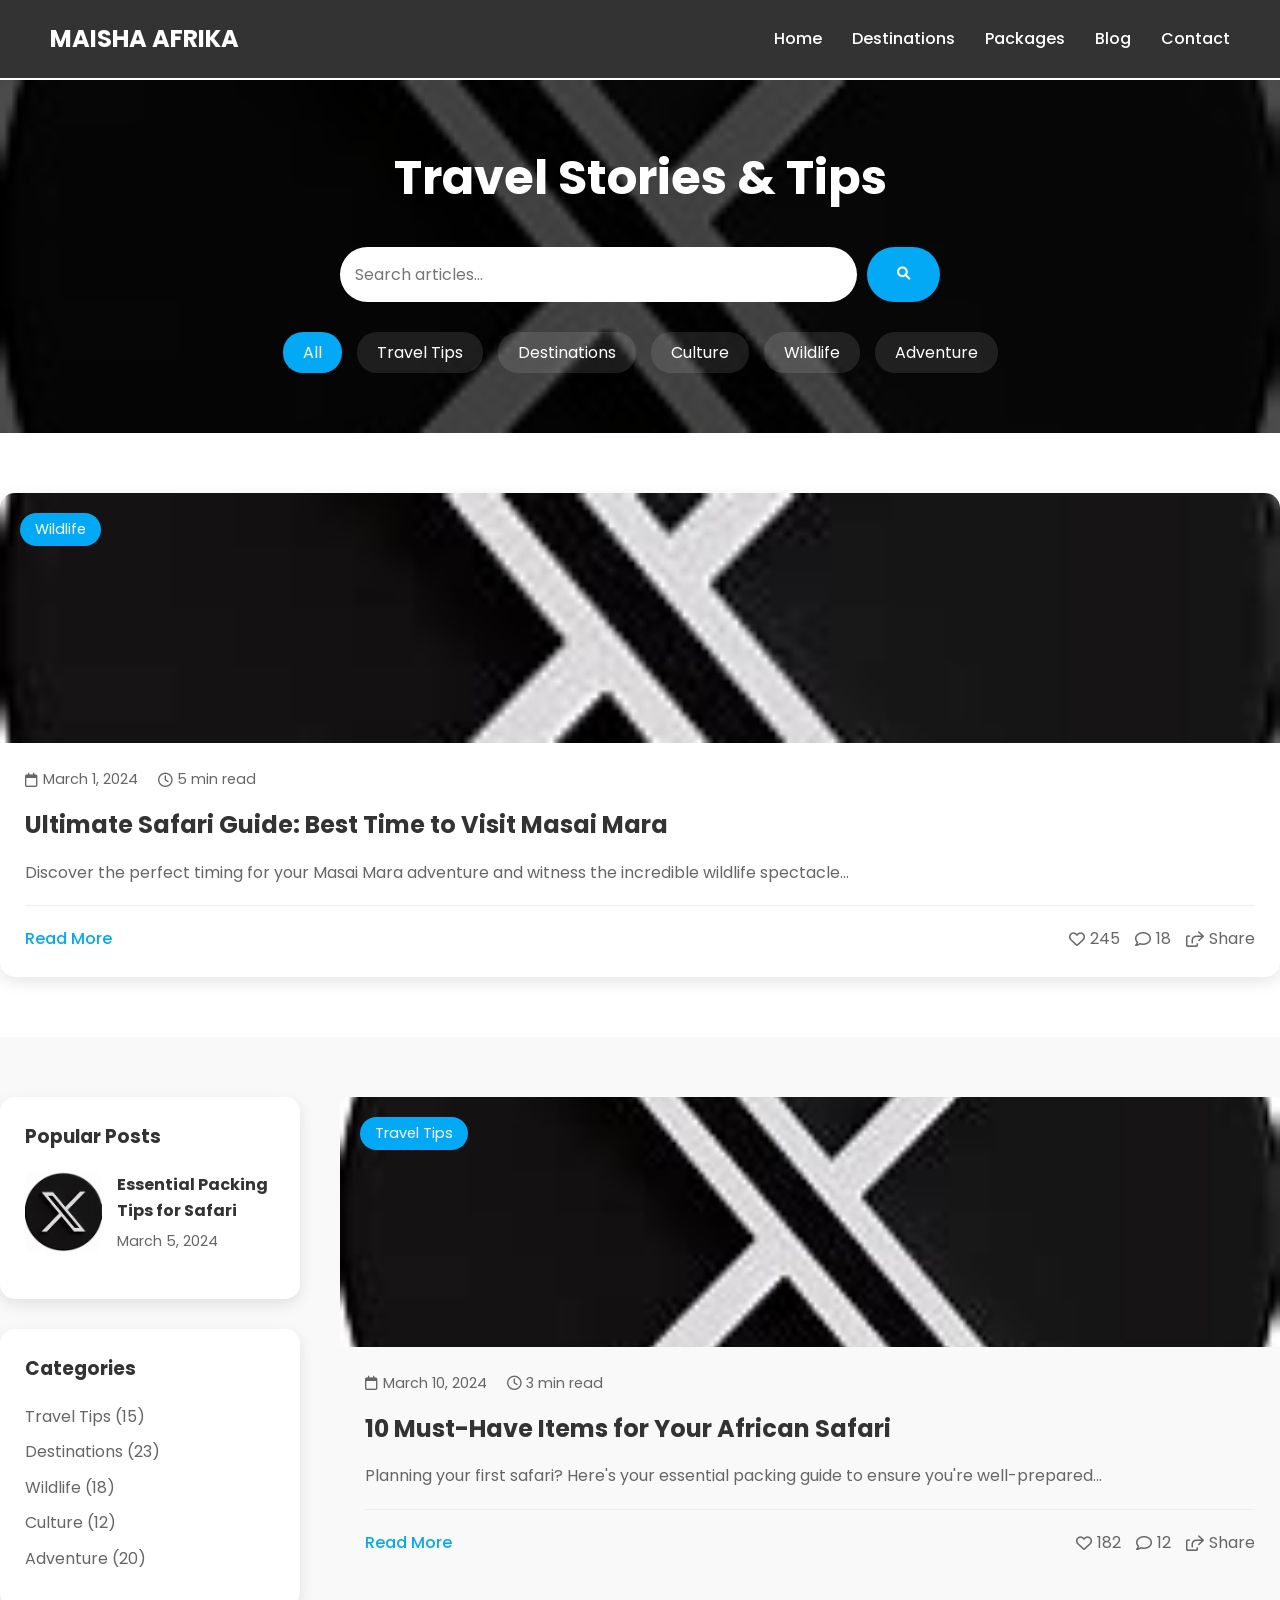
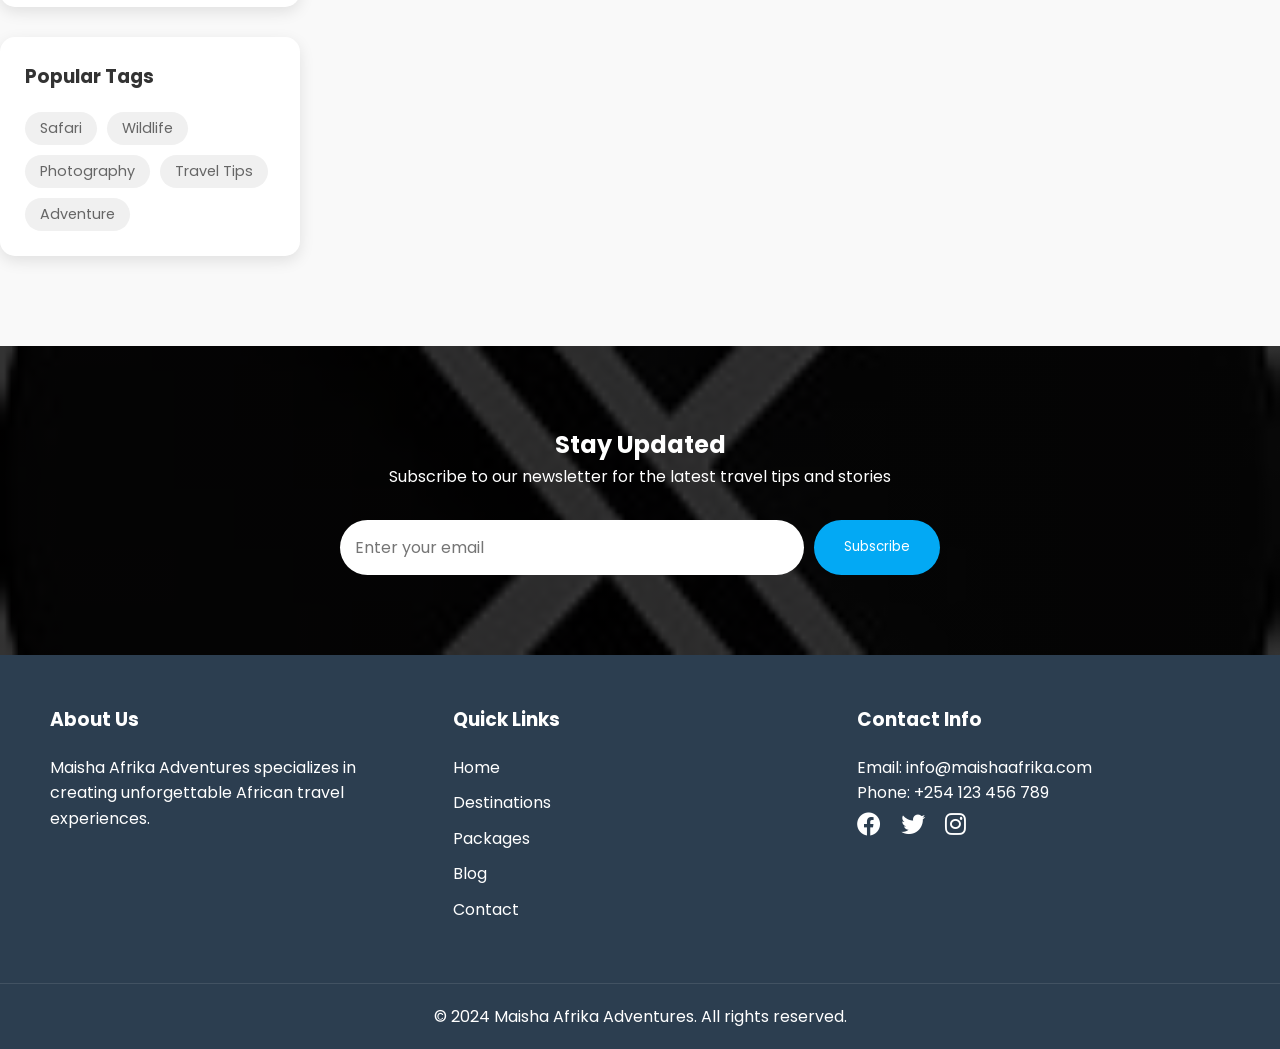
<file: adventure-explorer-main/blog.html>
<!DOCTYPE html>
<html lang="en">
<head>
	<meta charset="UTF-8">
	<meta name="viewport" content="width=device-width, initial-scale=1.0">
	<meta name="description" content="Travel stories, tips, and news from Maisha Afrika Adventures">
	<meta name="keywords" content="africa travel, safari blog, travel tips, african adventures">
	<link rel="stylesheet" href="css/index-style.css">
	<link rel="stylesheet" href="css/blog-style.css">
	<link rel="stylesheet" href="https://cdnjs.cloudflare.com/ajax/libs/font-awesome/6.0.0/css/all.min.css">
	<title>Travel Blog - Maisha Afrika Adventures</title>
</head>
<body>
	<nav class="navbar">
		<div class="logo">Maisha Afrika</div>
		<div class="nav-links">
			<a href="index.html">Home</a>
			<a href="destinations.html">Destinations</a>
			<a href="packages.html">Packages</a>
			<a href="blog.html" class="active">Blog</a>
			<a href="contact.html">Contact</a>
		</div>
		<div class="toggle"></div>
	</nav>

	<section class="blog-header">
		<div class="container">
			<h1>Travel Stories & Tips</h1>
			<div class="blog-search">
				<input type="text" placeholder="Search articles...">
				<button><i class="fas fa-search"></i></button>
			</div>
			<div class="blog-categories">
				<a href="#" class="category-tag active">All</a>
				<a href="#" class="category-tag">Travel Tips</a>
				<a href="#" class="category-tag">Destinations</a>
				<a href="#" class="category-tag">Culture</a>
				<a href="#" class="category-tag">Wildlife</a>
				<a href="#" class="category-tag">Adventure</a>
			</div>
		</div>
	</section>

	<section class="featured-posts">
		<div class="container">
			<div class="featured-grid">
				<article class="featured-post">
					<div class="post-image">
						<img src="assets/OIP.jpg" alt="Safari Experience">
						<div class="post-category">Wildlife</div>
					</div>
					<div class="post-content">
						<div class="post-meta">
							<span><i class="far fa-calendar"></i> March 1, 2024</span>
							<span><i class="far fa-clock"></i> 5 min read</span>
						</div>
						<h2>Ultimate Safari Guide: Best Time to Visit Masai Mara</h2>
						<p>Discover the perfect timing for your Masai Mara adventure and witness the incredible wildlife spectacle...</p>
						<div class="post-footer">
							<a href="#" class="read-more">Read More</a>
							<div class="post-stats">
								<span><i class="far fa-heart"></i> 245</span>
								<span><i class="far fa-comment"></i> 18</span>
								<span><i class="far fa-share-square"></i> Share</span>
							</div>
						</div>
					</div>
				</article>
				<!-- More featured posts -->
			</div>
		</div>
	</section>

	<section class="blog-grid">
		<div class="container">
			<div class="blog-sidebar">
				<div class="sidebar-section popular-posts">
					<h3>Popular Posts</h3>
					<div class="popular-post">
						<img src="assets/OIP.jpg" alt="Popular Post">
						<div class="popular-post-content">
							<h4>Essential Packing Tips for Safari</h4>
							<span>March 5, 2024</span>
						</div>
					</div>
					<!-- More popular posts -->
				</div>
				<div class="sidebar-section categories">
					<h3>Categories</h3>
					<ul>
						<li><a href="#">Travel Tips (15)</a></li>
						<li><a href="#">Destinations (23)</a></li>
						<li><a href="#">Wildlife (18)</a></li>
						<li><a href="#">Culture (12)</a></li>
						<li><a href="#">Adventure (20)</a></li>
					</ul>
				</div>
				<div class="sidebar-section tags">
					<h3>Popular Tags</h3>
					<div class="tag-cloud">
						<a href="#" class="tag">Safari</a>
						<a href="#" class="tag">Wildlife</a>
						<a href="#" class="tag">Photography</a>
						<a href="#" class="tag">Travel Tips</a>
						<a href="#" class="tag">Adventure</a>
					</div>
				</div>
			</div>
			<div class="blog-main">
				<article class="blog-post">
					<div class="post-image">
						<img src="assets/OIP.jpg" alt="Blog Post">
						<div class="post-category">Travel Tips</div>
					</div>
					<div class="post-content">
						<div class="post-meta">
							<span><i class="far fa-calendar"></i> March 10, 2024</span>
							<span><i class="far fa-clock"></i> 3 min read</span>
						</div>
						<h2>10 Must-Have Items for Your African Safari</h2>
						<p>Planning your first safari? Here's your essential packing guide to ensure you're well-prepared...</p>
						<div class="post-footer">
							<a href="#" class="read-more">Read More</a>
							<div class="post-stats">
								<span><i class="far fa-heart"></i> 182</span>
								<span><i class="far fa-comment"></i> 12</span>
								<span><i class="far fa-share-square"></i> Share</span>
							</div>
						</div>
					</div>
				</article>
				<!-- More blog posts -->
			</div>
		</div>
	</section>

	<section class="newsletter-signup">
		<div class="container">
			<div class="newsletter-content">
				<h2>Stay Updated</h2>
				<p>Subscribe to our newsletter for the latest travel tips and stories</p>
				<form class="newsletter-form">
					<input type="email" placeholder="Enter your email">
					<button type="submit">Subscribe</button>
				</form>
			</div>
		</div>
	</section>

	<footer>
		<div class="footer-content">
			<div class="footer-section">
				<h3>About Us</h3>
				<p>Maisha Afrika Adventures specializes in creating unforgettable African travel experiences.</p>
			</div>
			<div class="footer-section">
				<h3>Quick Links</h3>
				<ul>
					<li><a href="index.html">Home</a></li>
					<li><a href="destinations.html">Destinations</a></li>
					<li><a href="packages.html">Packages</a></li>
					<li><a href="blog.html">Blog</a></li>
					<li><a href="contact.html">Contact</a></li>
				</ul>
			</div>
			<div class="footer-section">
				<h3>Contact Info</h3>
				<p>Email: info@maishaafrika.com</p>
				<p>Phone: +254 123 456 789</p>
				<div class="social-links">
					<a href="#"><i class="fab fa-facebook"></i></a>
					<a href="#"><i class="fab fa-twitter"></i></a>
					<a href="#"><i class="fab fa-instagram"></i></a>
				</div>
			</div>
		</div>
		<div class="footer-bottom">
			<p>&copy; 2024 Maisha Afrika Adventures. All rights reserved.</p>
		</div>
	</footer>

	<script src="js/index.js"></script>
	<script src="js/blog.js"></script>
</body>
</html>
</file>
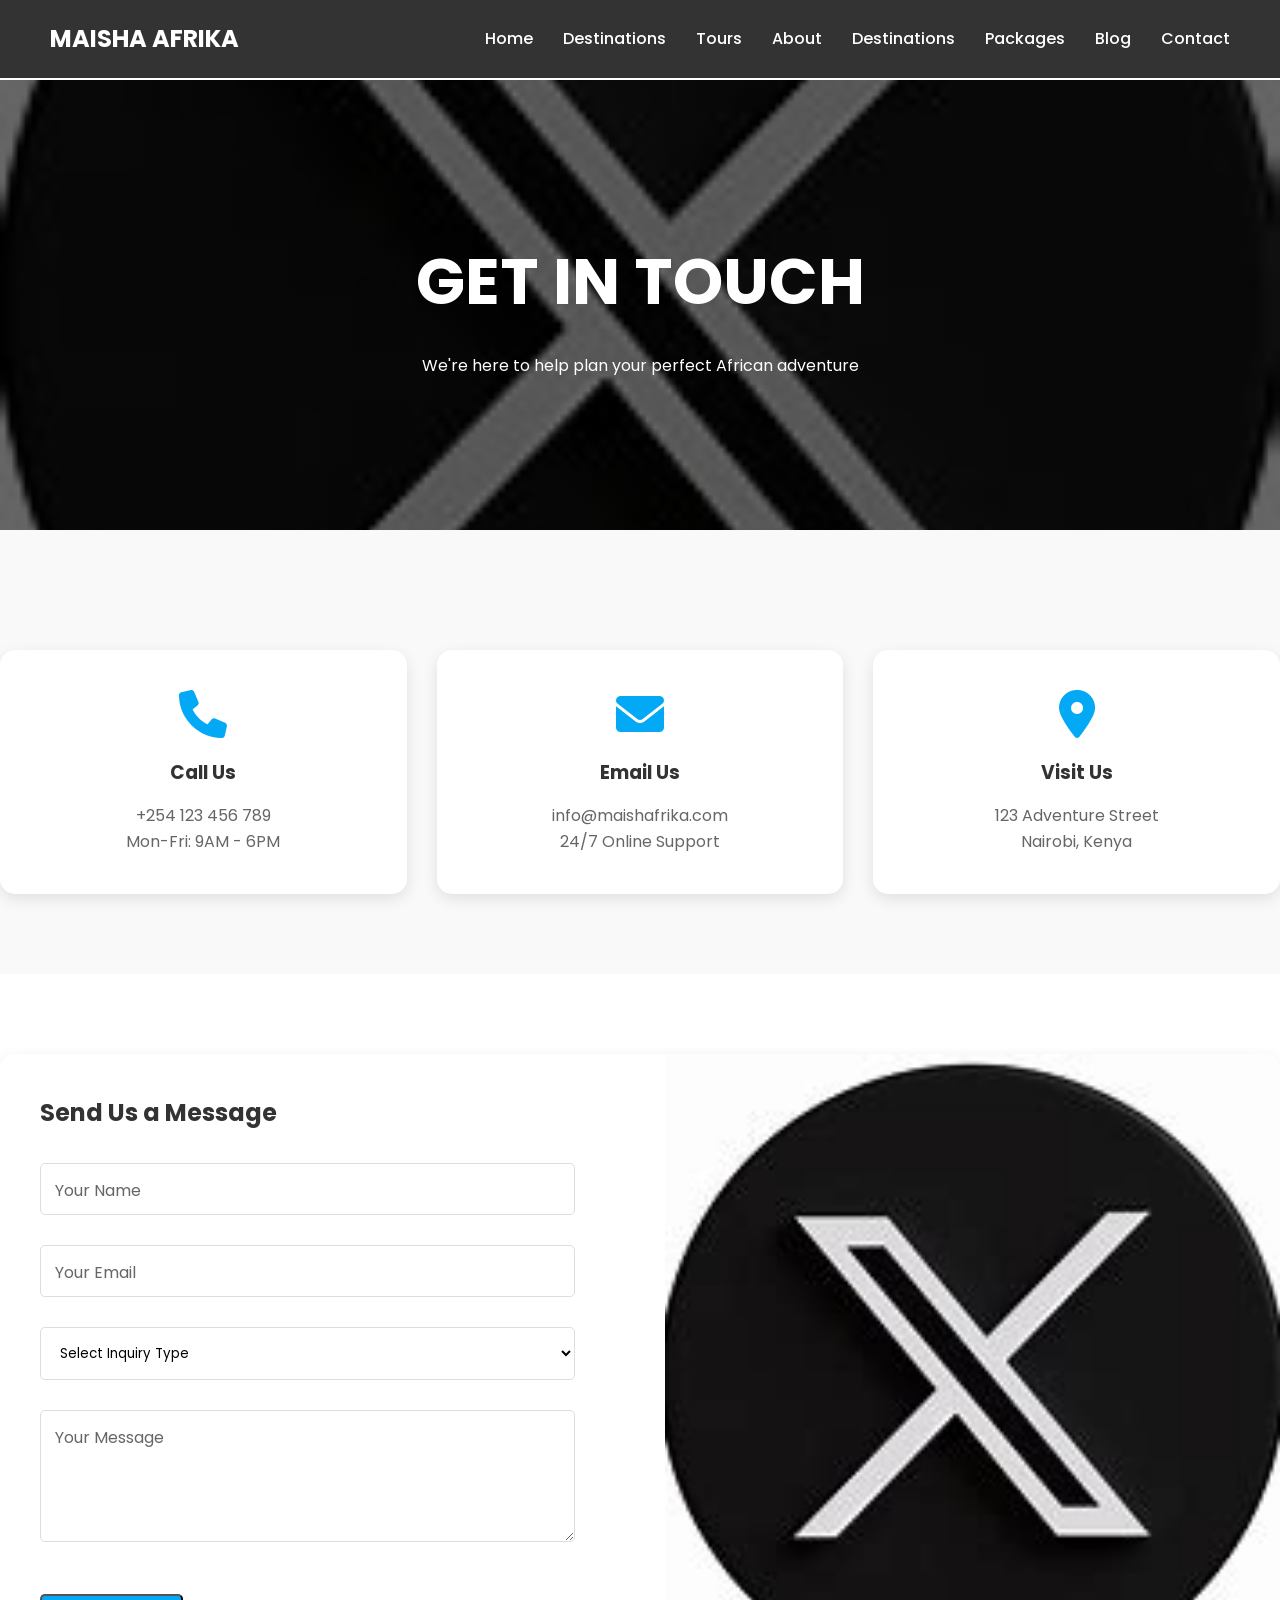
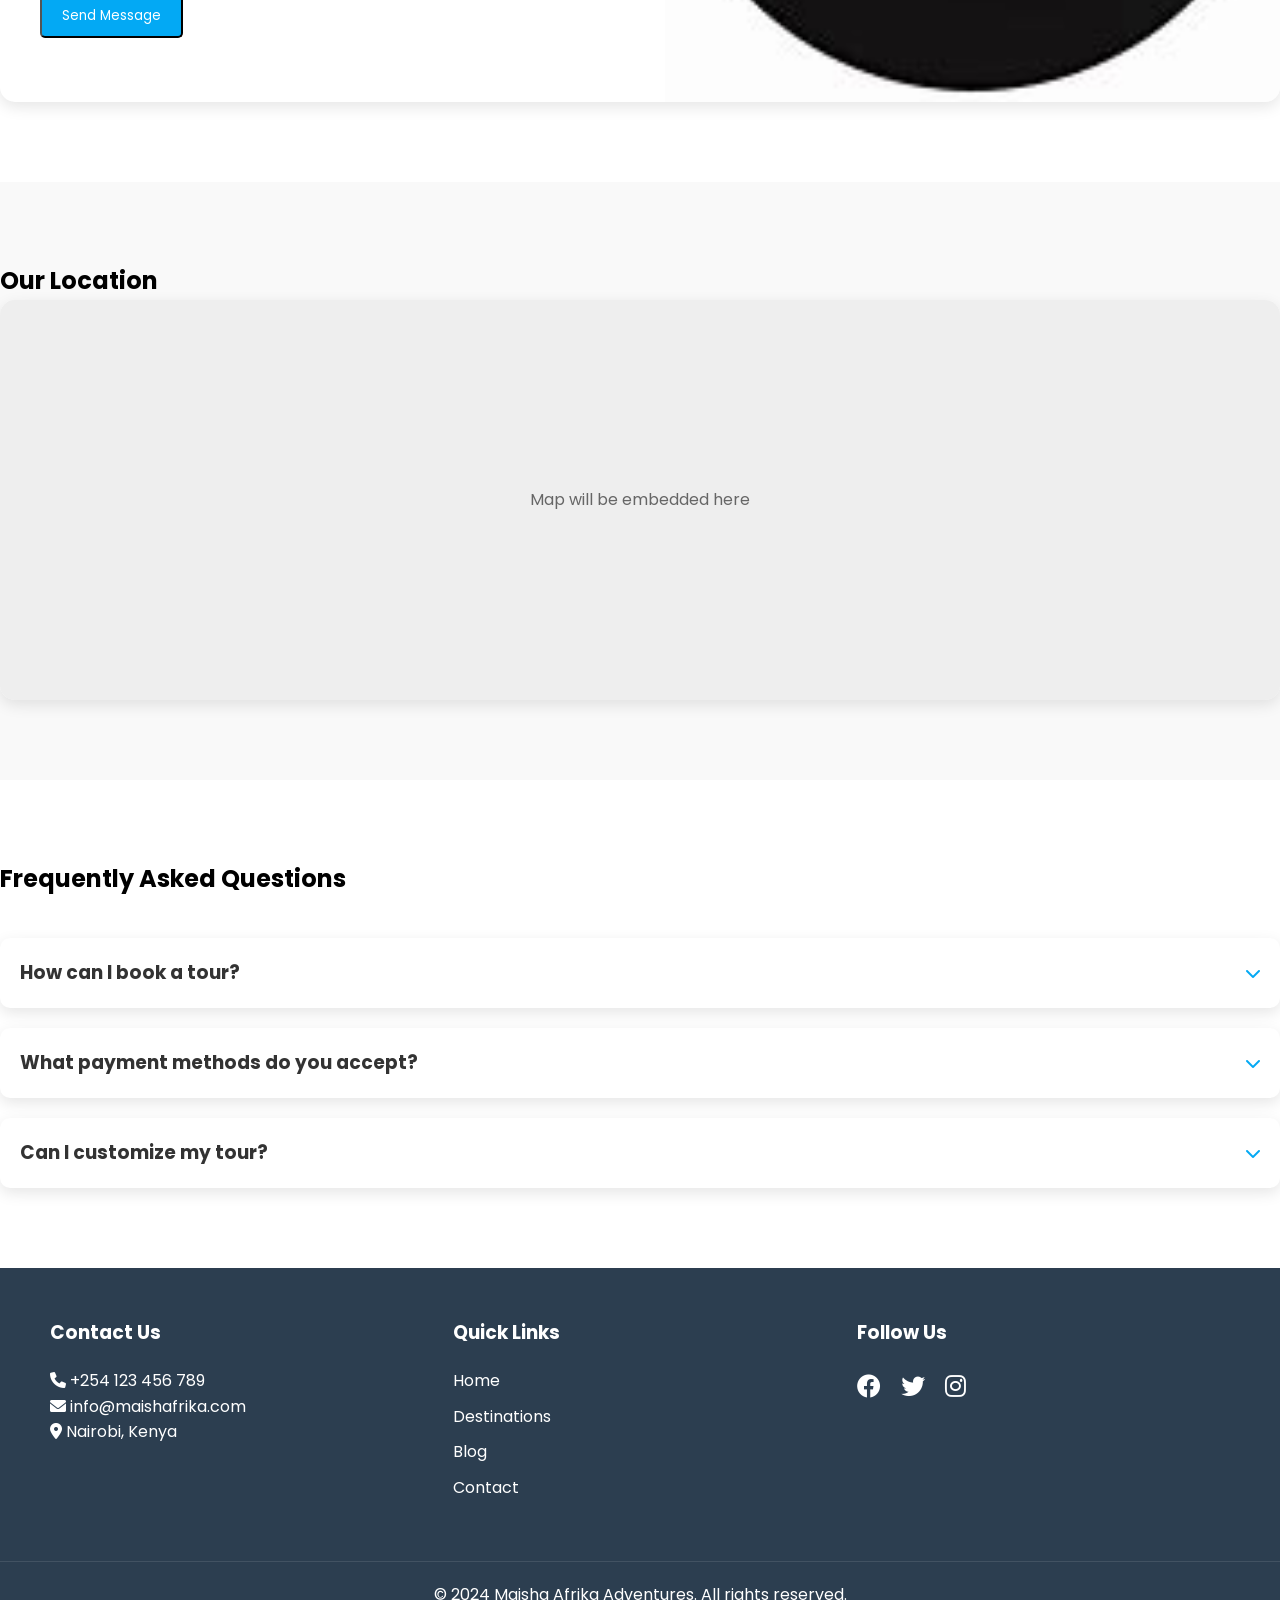
<file: adventure-explorer-main/contact.html>
<!DOCTYPE html>
<html lang="en">
<head>
	<meta charset="UTF-8">
	<meta name="viewport" content="width=device-width, initial-scale=1.0">
	<link rel="stylesheet" href="css/index-style.css">
	<link rel="stylesheet" href="css/contact-style.css">
	<link rel="stylesheet" href="https://cdnjs.cloudflare.com/ajax/libs/font-awesome/6.0.0/css/all.min.css">
	<title>Contact Us - Maisha Afrika Adventures</title>
</head>
<body>
	<nav class="navbar">
		<div class="logo">Maisha Afrika</div>
		<div class="nav-links">
			<a href="index.html">Home</a>
			<a href="destinations.html">Destinations</a>
			<a href="tours.html">Tours</a>
			<a href="about.html">About</a>
			<a href="destinations.html">Destinations</a>
			<a href="packages.html">Packages</a>
			<a href="blog.html" class="active">Blog</a>
			<a href="contact.html" class="active">Contact</a>
		</div>
		<div class="toggle"></div>
	</nav>

	<section class="contact-hero">
		<div class="hero-content">
			<h1>Get in Touch</h1>
			<p>We're here to help plan your perfect African adventure</p>
		</div>
	</section>

	<section class="contact-info">
		<div class="container">
			<div class="info-grid">
				<div class="info-card">
					<i class="fas fa-phone"></i>
					<h3>Call Us</h3>
					<p>+254 123 456 789</p>
					<p>Mon-Fri: 9AM - 6PM</p>
				</div>
				<div class="info-card">
					<i class="fas fa-envelope"></i>
					<h3>Email Us</h3>
					<p>info@maishafrika.com</p>
					<p>24/7 Online Support</p>
				</div>
				<div class="info-card">
					<i class="fas fa-map-marker-alt"></i>
					<h3>Visit Us</h3>
					<p>123 Adventure Street</p>
					<p>Nairobi, Kenya</p>
				</div>
			</div>
		</div>
	</section>

	<section class="contact-form">
		<div class="container">
			<div class="form-wrapper">
				<div class="form-content">
					<h2>Send Us a Message</h2>
					<form id="contact-form">
						<div class="form-group">
							<input type="text" id="name" required>
							<label for="name">Your Name</label>
						</div>
						<div class="form-group">
							<input type="email" id="email" required>
							<label for="email">Your Email</label>
						</div>
						<div class="form-group">
							<select id="inquiry-type" required>
								<option value="">Select Inquiry Type</option>
								<option value="booking">Tour Booking</option>
								<option value="information">General Information</option>
								<option value="feedback">Feedback</option>
								<option value="partnership">Partnership</option>
							</select>
						</div>
						<div class="form-group">
							<textarea id="message" rows="5" required></textarea>
							<label for="message">Your Message</label>
						</div>
						<button type="submit" class="btn">Send Message</button>
					</form>
				</div>
				<div class="form-image">
					<img src="assets/OIP.jpg" alt="Contact Us">
				</div>
			</div>
		</div>
	</section>

	<section class="location">
		<div class="container">
			<h2>Our Location</h2>
			<div class="map-container">
				<!-- Replace with actual map embed code -->
				<div id="map" class="map-placeholder">
					<p>Map will be embedded here</p>
				</div>
			</div>
		</div>
	</section>

	<section class="faq">
		<div class="container">
			<h2>Frequently Asked Questions</h2>
			<div class="faq-grid">
				<div class="faq-item">
					<div class="faq-question">
						<h3>How can I book a tour?</h3>
						<i class="fas fa-chevron-down"></i>
					</div>
					<div class="faq-answer">
						<p>You can book a tour through our website by selecting your desired package and following the booking process, or contact us directly for assistance.</p>
					</div>
				</div>
				<div class="faq-item">
					<div class="faq-question">
						<h3>What payment methods do you accept?</h3>
						<i class="fas fa-chevron-down"></i>
					</div>
					<div class="faq-answer">
						<p>We accept major credit cards, bank transfers, and mobile money payments. All transactions are secure and encrypted.</p>
					</div>
				</div>
				<div class="faq-item">
					<div class="faq-question">
						<h3>Can I customize my tour?</h3>
						<i class="fas fa-chevron-down"></i>
					</div>
					<div class="faq-answer">
						<p>Yes, we offer customizable tour packages. Contact our team to discuss your specific requirements and preferences.</p>
					</div>
				</div>
			</div>
		</div>
	</section>

	<footer>
		<div class="footer-content">
			<div class="footer-section">
				<h3>Contact Us</h3>
				<p><i class="fas fa-phone"></i> +254 123 456 789</p>
				<p><i class="fas fa-envelope"></i> info@maishafrika.com</p>
				<p><i class="fas fa-map-marker-alt"></i> Nairobi, Kenya</p>
			</div>
			<div class="footer-section">
				<h3>Quick Links</h3>
				<ul>
					<li><a href="index.html">Home</a></li>
					<li><a href="destinations.html">Destinations</a></li>
					<li><a href="blog.html">Blog</a></li>
					<li><a href="contact.html">Contact</a></li>
				</ul>
			</div>
			<div class="footer-section">
				<h3>Follow Us</h3>
				<div class="social-links">
					<a href="#"><i class="fab fa-facebook"></i></a>
					<a href="#"><i class="fab fa-twitter"></i></a>
					<a href="#"><i class="fab fa-instagram"></i></a>
				</div>
			</div>
		</div>
		<div class="footer-bottom">
			<p>&copy; 2024 Maisha Afrika Adventures. All rights reserved.</p>
		</div>
	</footer>

	<script src="js/index.js"></script>
	<script src="js/contact.js"></script>
</body>
</html>
</file>
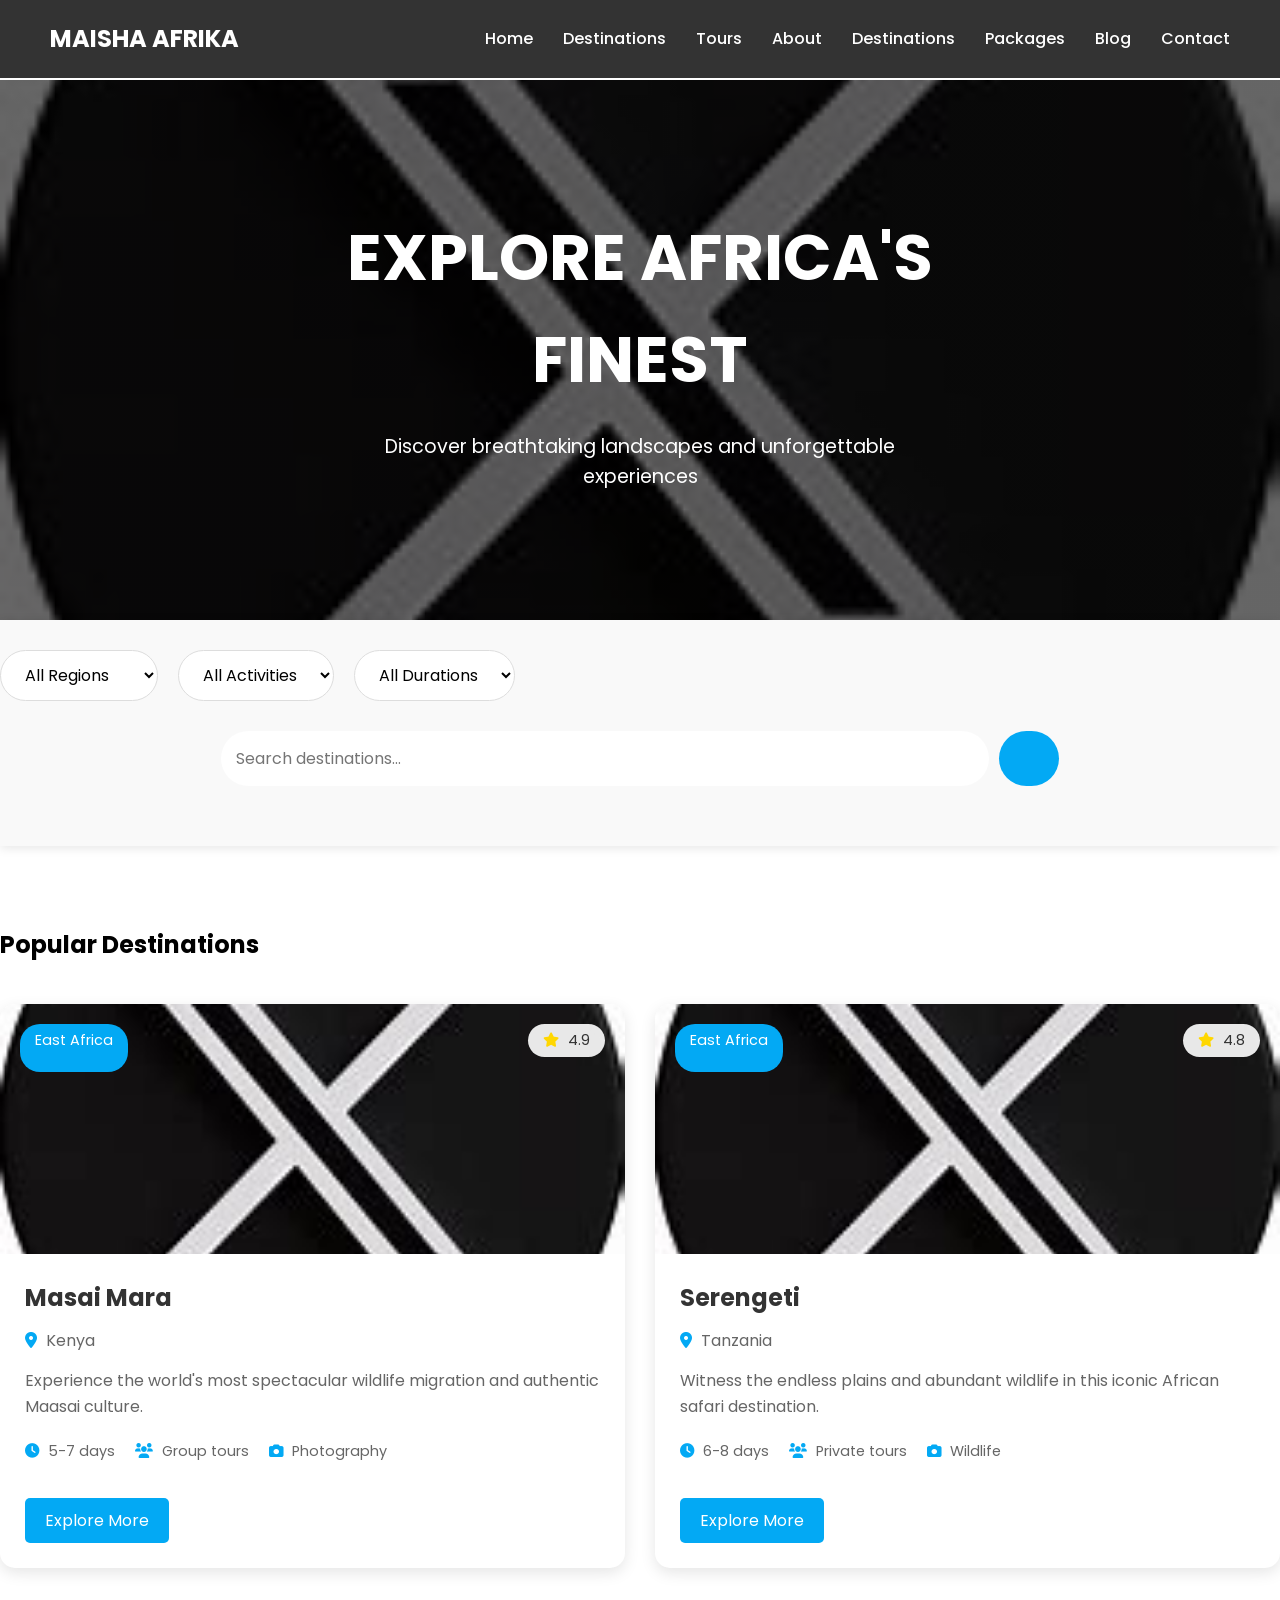
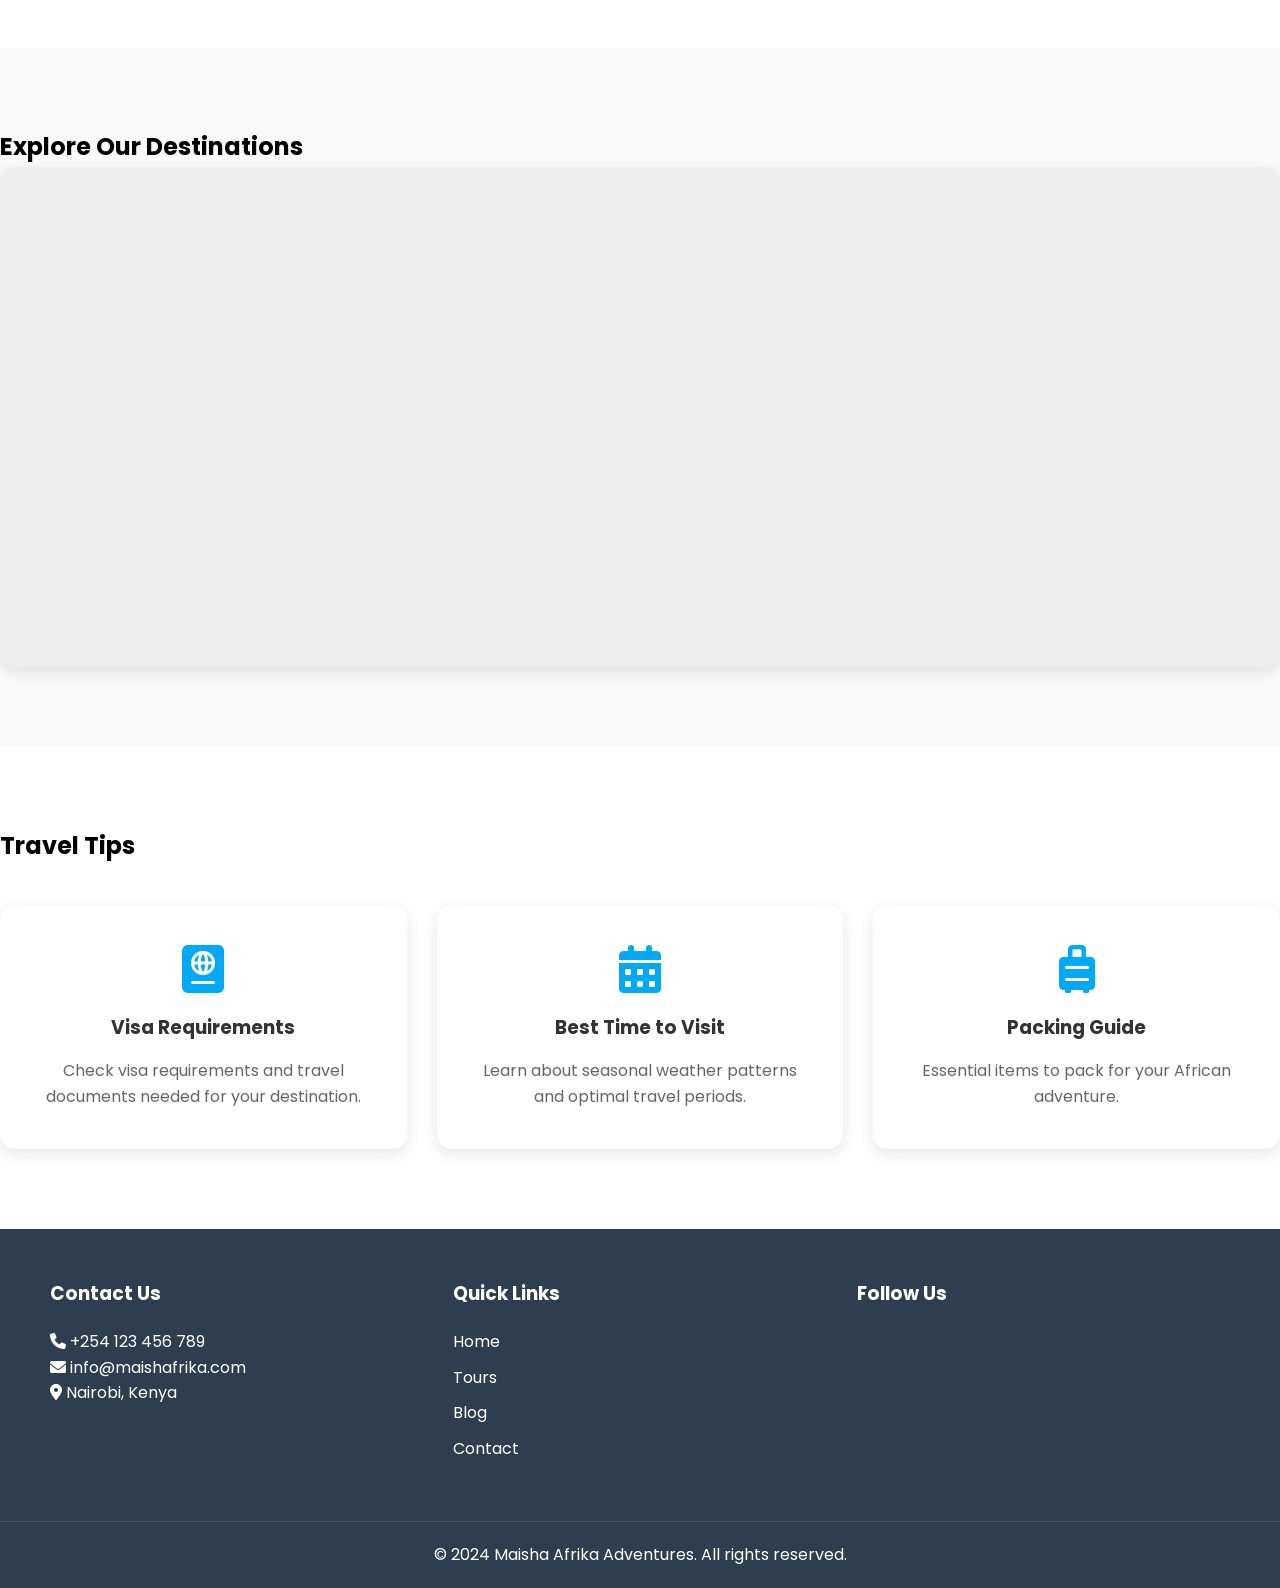
<file: adventure-explorer-main/destinations.html>
<!DOCTYPE html>
<html lang="en">
<head>
	<meta charset="UTF-8">
	<meta name="viewport" content="width=device-width, initial-scale=1.0">
	<link rel="stylesheet" href="css/index-style.css">
	<link rel="stylesheet" href="css/destinations-style.css">
	<link rel="stylesheet" href="https://cdnjs.cloudflare.com/ajax/libs/font-awesome/6.0.0/css/all.min.css">
	<title>Destinations - Maisha Afrika Adventures</title>
</head>
<body>
	<nav class="navbar">
		<div class="logo">Maisha Afrika</div>
		<div class="nav-links">
			<a href="index.html">Home</a>
			<a href="destinations.html" class="active">Destinations</a>
			<a href="tours.html">Tours</a>
			<a href="about.html">About</a>
			<a href="destinations.html">Destinations</a>
			<a href="packages.html">Packages</a>
			<a href="blog.html" class="active">Blog</a>
			<a href="contact.html">Contact</a>
		</div>
		<div class="toggle"></div>
	</nav>

	<section class="destinations-hero">
		<div class="hero-content">
			<h1>Explore Africa's Finest</h1>
			<p>Discover breathtaking landscapes and unforgettable experiences</p>
		</div>
	</section>

	<section class="destination-filters">
		<div class="container">
			<div class="filter-options">
				<select id="region-filter">
					<option value="">All Regions</option>
					<option value="east">East Africa</option>
					<option value="south">South Africa</option>
					<option value="west">West Africa</option>
				</select>
				<select id="activity-filter">
					<option value="">All Activities</option>
					<option value="safari">Safari</option>
					<option value="hiking">Hiking</option>
					<option value="cultural">Cultural</option>
				</select>
				<select id="duration-filter">
					<option value="">All Durations</option>
					<option value="short">1-3 Days</option>
					<option value="medium">4-7 Days</option>
					<option value="long">8+ Days</option>
				</select>
			</div>
			<div class="search-bar">
				<input type="text" placeholder="Search destinations..." aria-label="Search destinations">
				<button title="Search" aria-label="Search destinations">
					<i class="fas fa-search" aria-hidden="true"></i>
				</button>
			</div>
		</div>
	</section>

	<section class="featured-destinations">
		<div class="container">
			<h2>Popular Destinations</h2>
			<div class="destinations-grid">
				<div class="destination-card">
					<div class="destination-image">
						<img src="assets/OIP.jpg" alt="Masai Mara">
						<div class="destination-overlay">
							<span class="region">East Africa</span>
							<span class="rating">
								<i class="fas fa-star"></i>
								4.9
							</span>
						</div>
					</div>
					<div class="destination-content">
						<h3>Masai Mara</h3>
						<p class="location"><i class="fas fa-map-marker-alt"></i> Kenya</p>
						<p class="description">Experience the world's most spectacular wildlife migration and authentic Maasai culture.</p>
						<div class="destination-features">
							<span><i class="fas fa-clock"></i> 5-7 days</span>
							<span><i class="fas fa-users"></i> Group tours</span>
							<span><i class="fas fa-camera"></i> Photography</span>
						</div>
						<a href="#" class="btn">Explore More</a>
					</div>
				</div>

				<div class="destination-card">
					<div class="destination-image">
						<img src="assets/OIP.jpg" alt="Serengeti">
						<div class="destination-overlay">
							<span class="region">East Africa</span>
							<span class="rating">
								<i class="fas fa-star"></i>
								4.8
							</span>
						</div>
					</div>
					<div class="destination-content">
						<h3>Serengeti</h3>
						<p class="location"><i class="fas fa-map-marker-alt"></i> Tanzania</p>
						<p class="description">Witness the endless plains and abundant wildlife in this iconic African safari destination.</p>
						<div class="destination-features">
							<span><i class="fas fa-clock"></i> 6-8 days</span>
							<span><i class="fas fa-users"></i> Private tours</span>
							<span><i class="fas fa-camera"></i> Wildlife</span>
						</div>
						<a href="#" class="btn">Explore More</a>
					</div>
				</div>
			</div>
		</div>
	</section>

	<section class="destination-map">
		<div class="container">
			<h2>Explore Our Destinations</h2>
			<div class="map-container">
				<!-- Interactive map will be added here -->
				<div id="map"></div>
			</div>
		</div>
	</section>

	<section class="travel-tips">
		<div class="container">
			<h2>Travel Tips</h2>
			<div class="tips-grid">
				<div class="tip-card">
					<i class="fas fa-passport"></i>
					<h3>Visa Requirements</h3>
					<p>Check visa requirements and travel documents needed for your destination.</p>
				</div>
				<div class="tip-card">
					<i class="fas fa-calendar-alt"></i>
					<h3>Best Time to Visit</h3>
					<p>Learn about seasonal weather patterns and optimal travel periods.</p>
				</div>
				<div class="tip-card">
					<i class="fas fa-suitcase-rolling"></i>
					<h3>Packing Guide</h3>
					<p>Essential items to pack for your African adventure.</p>
				</div>
			</div>
		</div>
	</section>

	<footer>
		<div class="footer-content">
			<div class="footer-section">
				<h3>Contact Us</h3>
				<p><i class="fas fa-phone"></i> +254 123 456 789</p>
				<p><i class="fas fa-envelope"></i> info@maishafrika.com</p>
				<p><i class="fas fa-map-marker-alt"></i> Nairobi, Kenya</p>
			</div>
			<div class="footer-section">
				<h3>Quick Links</h3>
				<ul>
					<li><a href="index.html">Home</a></li>
					<li><a href="tours.html">Tours</a></li>
					<li><a href="blog.html">Blog</a></li>
					<li><a href="contact.html">Contact</a></li>
				</ul>
			</div>
			<div class="footer-section">
				<h3>Follow Us</h3>
				<div class="social-links">
					<a href="#" title="Facebook" aria-label="Visit our Facebook page">
						<i class="fab fa-facebook" aria-hidden="true"></i>
					</a>
					<a href="#" title="Twitter" aria-label="Visit our Twitter page">
						<i class="fab fa-twitter" aria-hidden="true"></i>
					</a>
					<a href="#" title="Instagram" aria-label="Visit our Instagram page">
						<i class="fab fa-instagram" aria-hidden="true"></i>
					</a>
				</div>
			</div>
		</div>
		<div class="footer-bottom">
			<p>&copy; 2024 Maisha Afrika Adventures. All rights reserved.</p>
		</div>
	</footer>

	<script src="js/index.js"></script>
	<script src="js/destinations.js"></script>
</body>
</html>
</file>
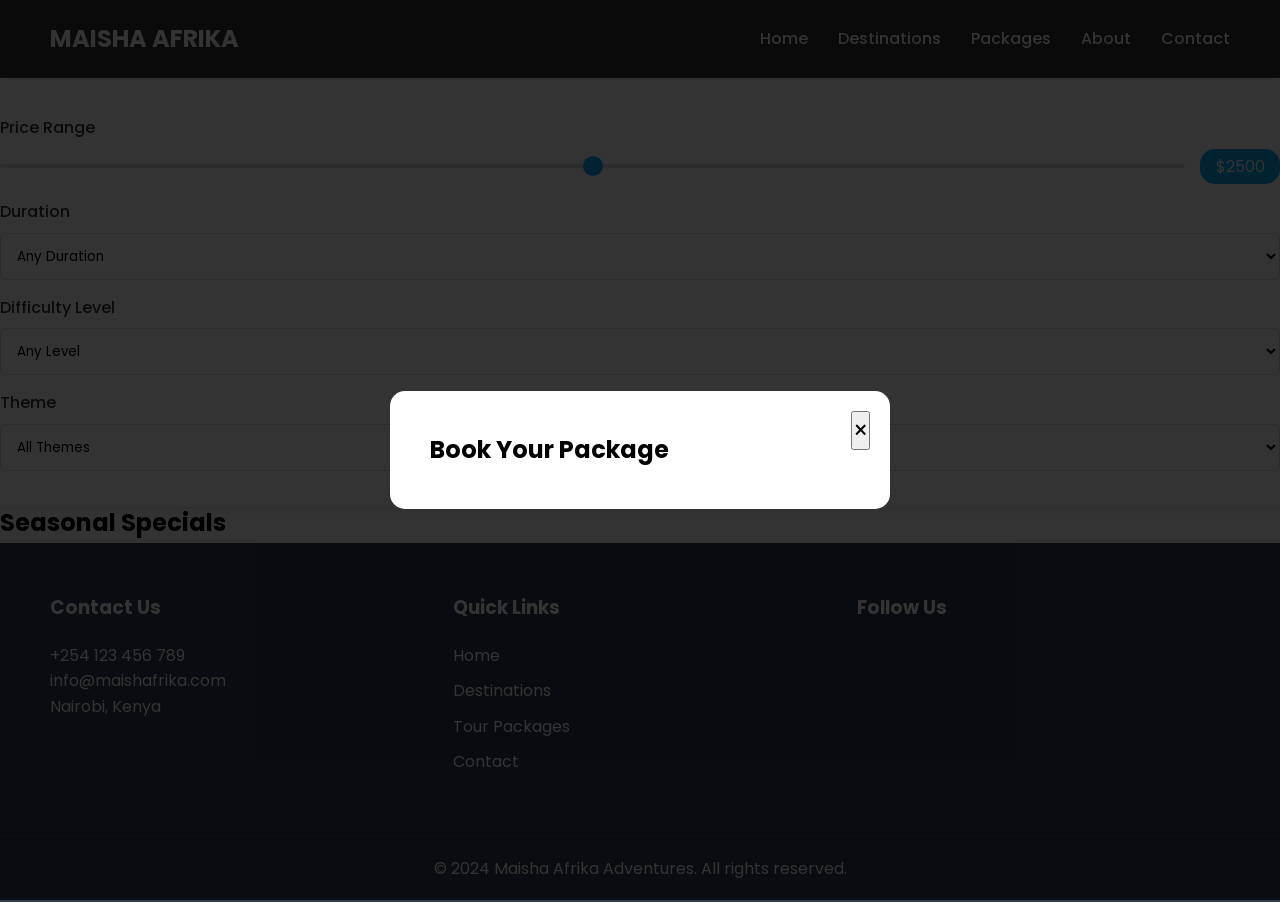
<file: adventure-explorer-main/packages.html>
<!DOCTYPE html>
<html lang="en">
<head>
	<meta charset="UTF-8">
	<meta name="viewport" content="width=device-width, initial-scale=1.0">
	<link rel="stylesheet" href="css/index-style.css">
	<link rel="stylesheet" href="css/packages-style.css">
	<link rel="stylesheet" href="https://cdnjs.cloudflare.com/ajax/libs/font-awesome/6.0.0/css/all.min.css">
	<title>Tour Packages - Maisha Afrika Adventures</title>
</head>
<body>
	<nav class="navbar">
		<div class="logo">Maisha Afrika</div>
		<div class="nav-links">
			<a href="index.html">Home</a>
			<a href="destinations.html">Destinations</a>
			<a href="packages.html" class="active">Packages</a>
			<a href="about.html">About</a>
			<a href="contact.html">Contact</a>
		</div>
		<div class="toggle" aria-label="Toggle navigation menu"></div>
	</nav>

	<section class="package-filters">
		<div class="container">
			<div class="filter-group">
				<label for="price-range">Price Range</label>
				<div class="price-slider">
					<input type="range" id="price-range" min="0" max="5000" value="2500" class="price-range" aria-label="Price range">
					<span class="price-value">$2500</span>
				</div>
			</div>
			<div class="filter-group">
				<label for="duration">Duration</label>
				<select id="duration" aria-label="Select duration">
					<option value="">Any Duration</option>
					<option value="1-3">1-3 Days</option>
					<option value="4-7">4-7 Days</option>
					<option value="8+">8+ Days</option>
				</select>
			</div>
			<div class="filter-group">
				<label for="difficulty">Difficulty Level</label>
				<select id="difficulty" aria-label="Select difficulty level">
					<option value="">Any Level</option>
					<option value="easy">Easy</option>
					<option value="moderate">Moderate</option>
					<option value="challenging">Challenging</option>
				</select>
			</div>
			<div class="filter-group">
				<label for="theme">Theme</label>
				<select id="theme" aria-label="Select theme">
					<option value="">All Themes</option>
					<option value="family">Family</option>
					<option value="luxury">Luxury</option>
					<option value="adventure">Adventure</option>
					<option value="cultural">Cultural</option>
				</select>
			</div>
		</div>
	</section>

	<section class="featured-packages">
		<div class="container">
			<h2>Available Packages</h2>
			<div class="package-grid" role="list" aria-label="Available tour packages">
				<!-- Package cards will be added here -->
			</div>
		</div>
	</section>

	<section class="seasonal-offers">
		<div class="container">
			<h2>Seasonal Specials</h2>
			<div class="offers-slider" role="list" aria-label="Seasonal special offers">
				<!-- Dynamically populated by JavaScript -->
			</div>
		</div>
	</section>

	<div class="booking-modal hidden" role="dialog" aria-labelledby="modal-title" aria-modal="true">
		<div class="modal-content">
			<button class="close-modal" aria-label="Close booking modal">&times;</button>
			<h2 id="modal-title">Book Your Package</h2>
			<form id="booking-form" aria-label="Booking form">
				<!-- Form fields will be populated dynamically -->
			</form>
		</div>
	</div>

	<footer>
		<div class="footer-content">
			<div class="footer-section">
				<h3>Contact Us</h3>
				<p><i class="fas fa-phone" aria-hidden="true"></i> +254 123 456 789</p>
				<p><i class="fas fa-envelope" aria-hidden="true"></i> info@maishafrika.com</p>
				<p><i class="fas fa-map-marker-alt" aria-hidden="true"></i> Nairobi, Kenya</p>
			</div>
			<div class="footer-section">
				<h3>Quick Links</h3>
				<ul role="list" aria-label="Quick links">
					<li><a href="index.html">Home</a></li>
					<li><a href="destinations.html">Destinations</a></li>
					<li><a href="packages.html">Tour Packages</a></li>
					<li><a href="contact.html">Contact</a></li>
				</ul>
			</div>
			<div class="footer-section">
				<h3>Follow Us</h3>
				<div class="social-links">
					<a href="#" title="Facebook" aria-label="Visit our Facebook page">
						<i class="fab fa-facebook" aria-hidden="true"></i>
					</a>
					<a href="#" title="Twitter" aria-label="Visit our Twitter page">
						<i class="fab fa-twitter" aria-hidden="true"></i>
					</a>
					<a href="#" title="Instagram" aria-label="Visit our Instagram page">
						<i class="fab fa-instagram" aria-hidden="true"></i>
					</a>
					<a href="#" title="LinkedIn" aria-label="Visit our LinkedIn page">
						<i class="fab fa-linkedin" aria-hidden="true"></i>
					</a>
				</div>
			</div>
		</div>
		<div class="footer-bottom">
			<p>&copy; 2024 Maisha Afrika Adventures. All rights reserved.</p>
		</div>
	</footer>

	<script src="js/index.js"></script>
	<script src="js/packages.js"></script>
</body>
</html>
</file>
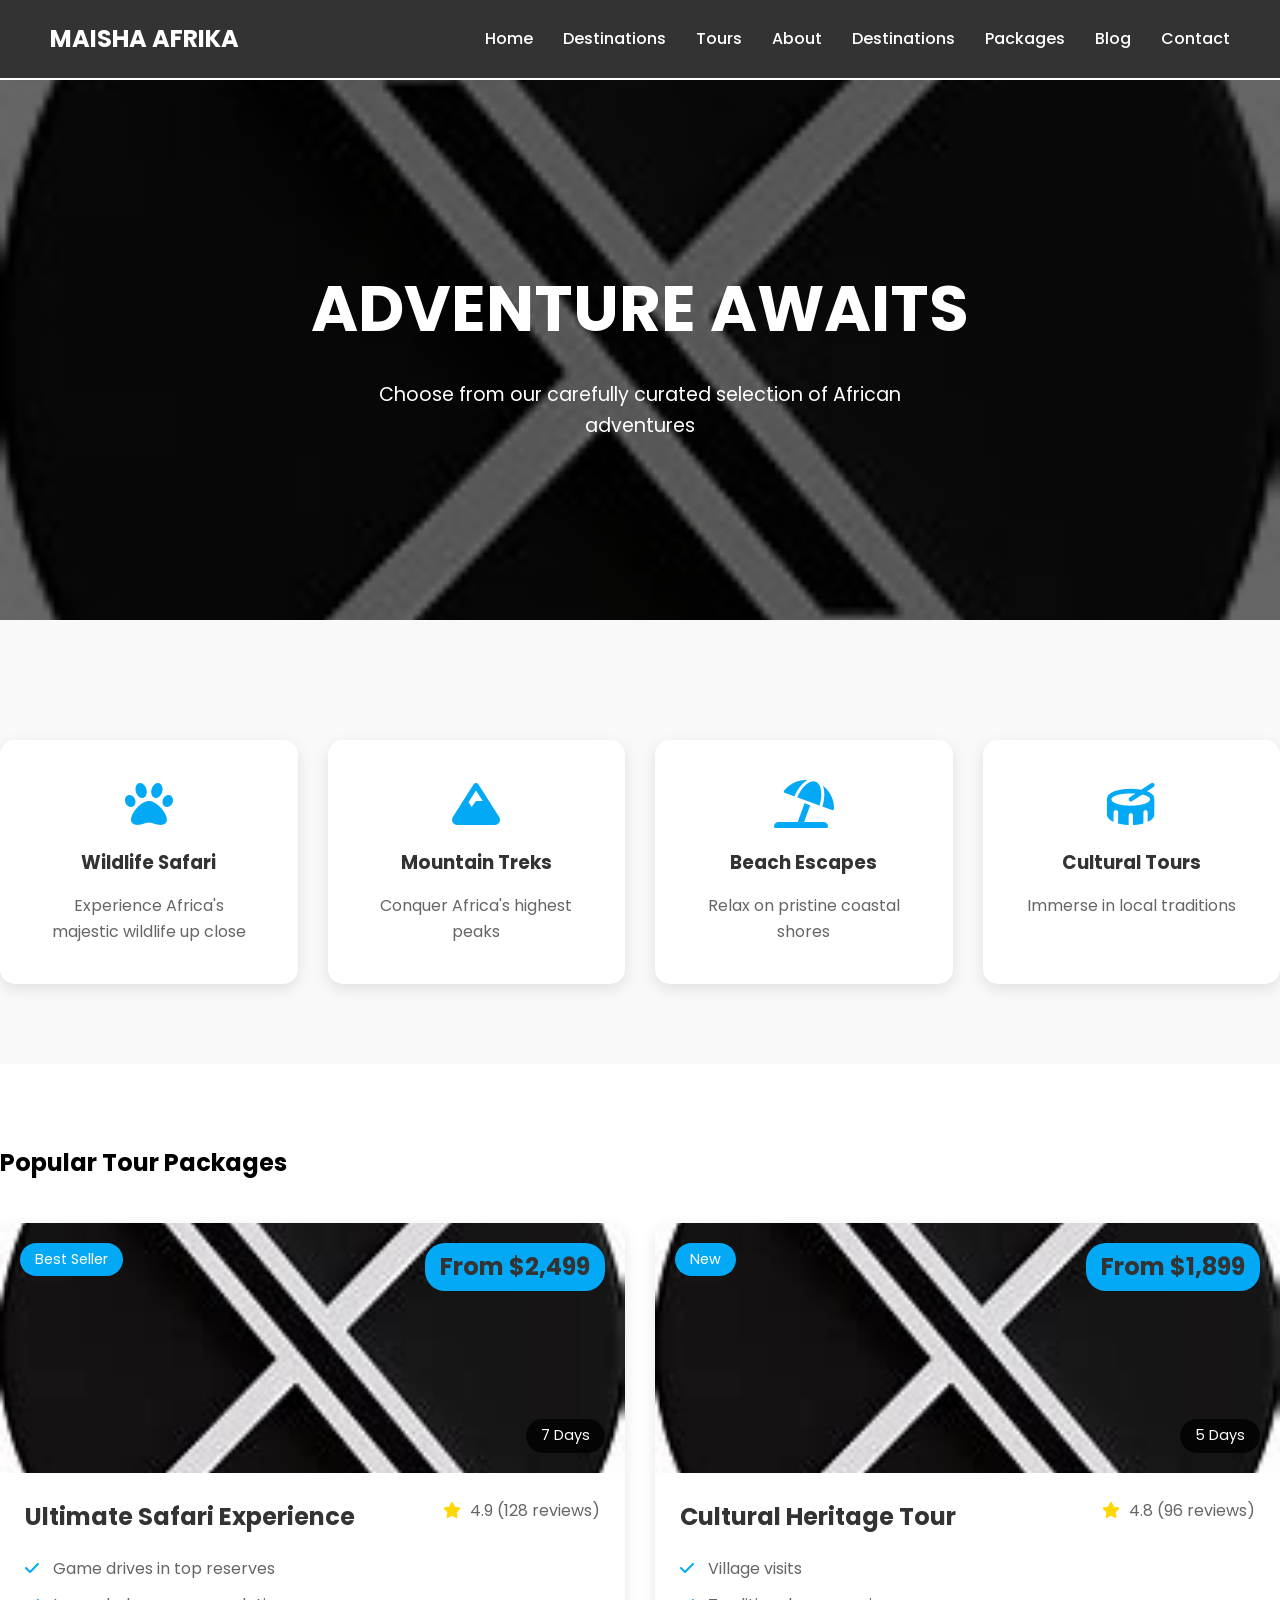
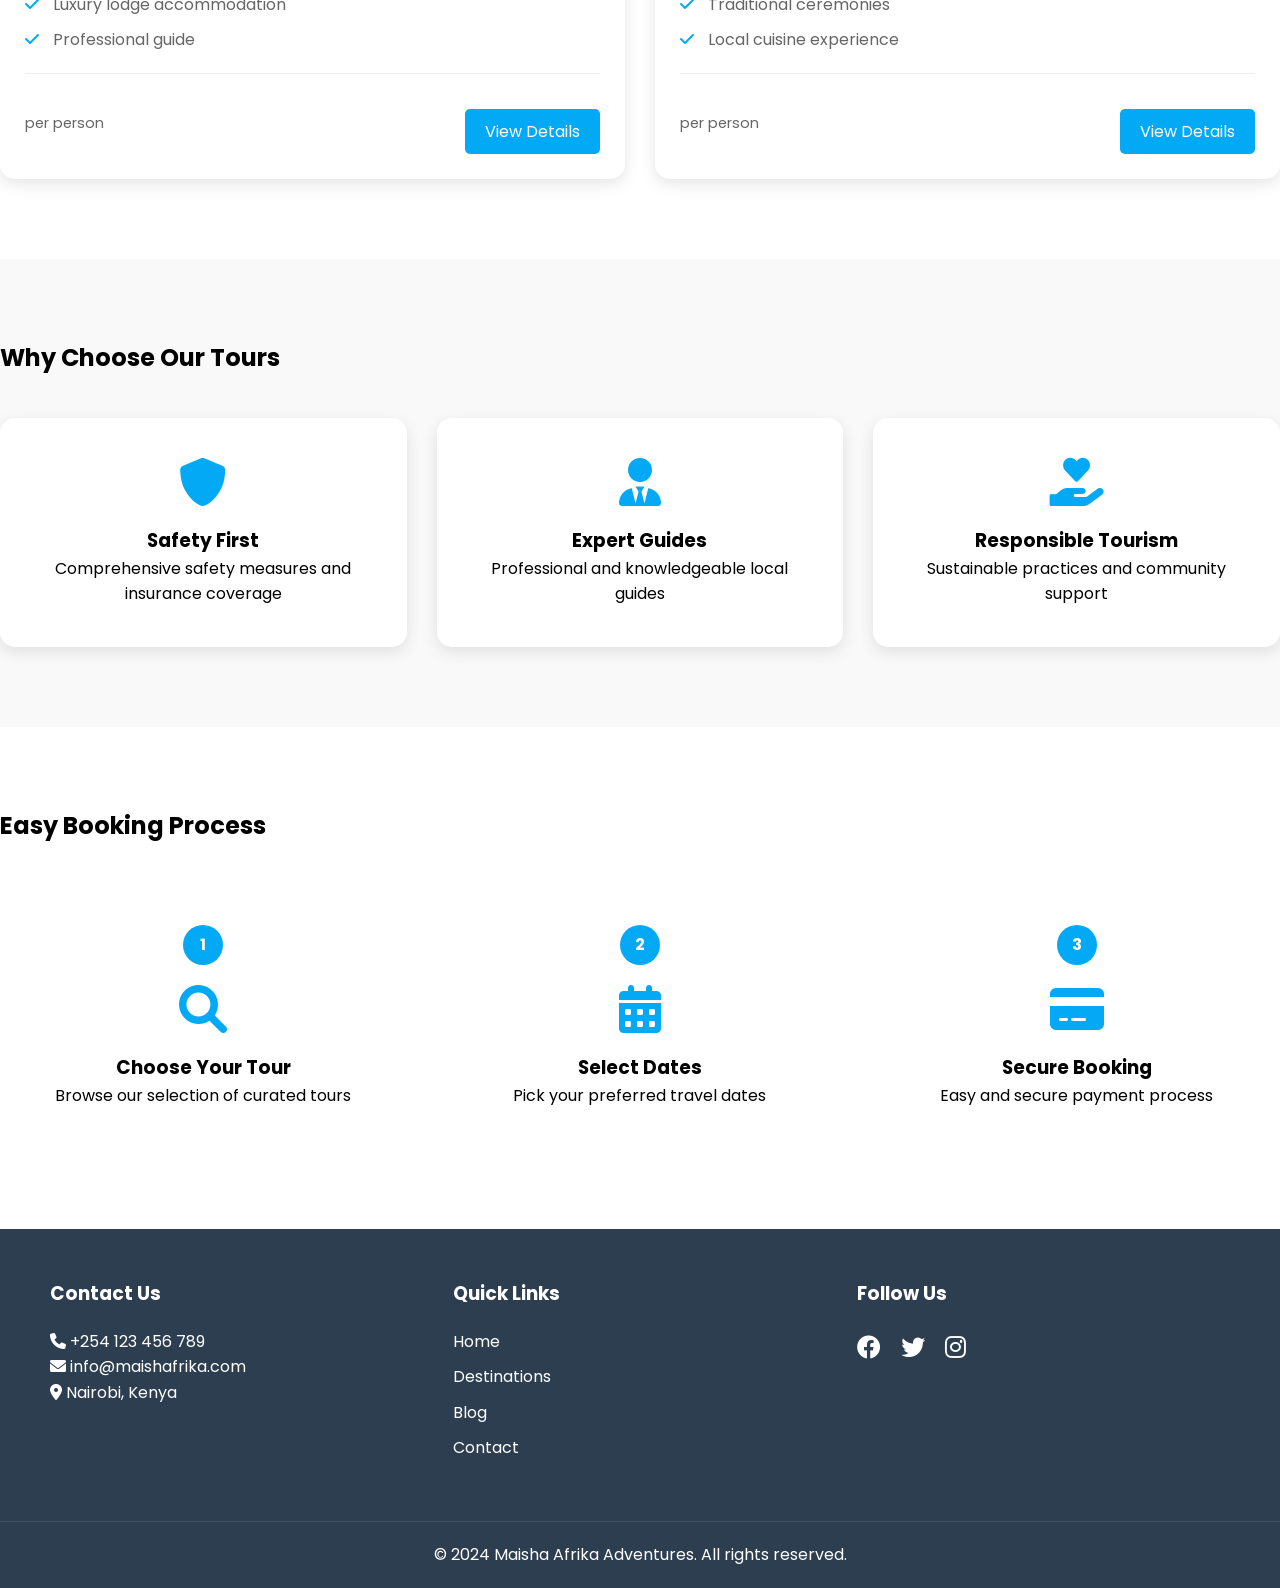
<file: adventure-explorer-main/tours.html>
<!DOCTYPE html>
<html lang="en">
<head>
	<meta charset="UTF-8">
	<meta name="viewport" content="width=device-width, initial-scale=1.0">
	<link rel="stylesheet" href="css/index-style.css">
	<link rel="stylesheet" href="css/tours-style.css">
	<link rel="stylesheet" href="https://cdnjs.cloudflare.com/ajax/libs/font-awesome/6.0.0/css/all.min.css">
	<title>Tours & Packages - Maisha Afrika Adventures</title>
</head>
<body>
	<nav class="navbar">
		<div class="logo">Maisha Afrika</div>
		<div class="nav-links">
			<a href="index.html">Home</a>
			<a href="destinations.html">Destinations</a>
			<a href="tours.html" class="active">Tours</a>
			<a href="about.html">About</a>
			<a href="destinations.html">Destinations</a>
			<a href="packages.html">Packages</a>
			<a href="blog.html" class="active">Blog</a>
			<a href="contact.html">Contact</a>
		</div>
		<div class="toggle"></div>
	</nav>

	<section class="tours-hero">
		<div class="hero-content">
			<h1>Adventure Awaits</h1>
			<p>Choose from our carefully curated selection of African adventures</p>
		</div>
	</section>

	<section class="tour-categories">
		<div class="container">
			<div class="category-grid">
				<div class="category-card">
					<i class="fas fa-paw"></i>
					<h3>Wildlife Safari</h3>
					<p>Experience Africa's majestic wildlife up close</p>
				</div>
				<div class="category-card">
					<i class="fas fa-mountain"></i>
					<h3>Mountain Treks</h3>
					<p>Conquer Africa's highest peaks</p>
				</div>
				<div class="category-card">
					<i class="fas fa-umbrella-beach"></i>
					<h3>Beach Escapes</h3>
					<p>Relax on pristine coastal shores</p>
				</div>
				<div class="category-card">
					<i class="fas fa-drum"></i>
					<h3>Cultural Tours</h3>
					<p>Immerse in local traditions</p>
				</div>
			</div>
		</div>
	</section>

	<section class="featured-tours">
		<div class="container">
			<h2>Popular Tour Packages</h2>
			<div class="tours-grid">
				<div class="tour-card">
					<div class="tour-image">
						<img src="assets/OIP.jpg" alt="Safari Tour">
						<div class="tour-badge">Best Seller</div>
						<div class="tour-duration">7 Days</div>
					</div>
					<div class="tour-content">
						<div class="tour-header">
							<h3>Ultimate Safari Experience</h3>
							<div class="tour-rating">
								<i class="fas fa-star"></i>
								<span>4.9 (128 reviews)</span>
							</div>
						</div>
						<div class="tour-highlights">
							<ul>
								<li><i class="fas fa-check"></i> Game drives in top reserves</li>
								<li><i class="fas fa-check"></i> Luxury lodge accommodation</li>
								<li><i class="fas fa-check"></i> Professional guide</li>
							</ul>
						</div>
						<div class="tour-footer">
							<div class="tour-price">
								<span class="price">From $2,499</span>
								<span class="per-person">per person</span>
							</div>
							<a href="#" class="btn">View Details</a>
						</div>
					</div>
				</div>

				<div class="tour-card">
					<div class="tour-image">
						<img src="assets/OIP.jpg" alt="Cultural Tour">
						<div class="tour-badge">New</div>
						<div class="tour-duration">5 Days</div>
					</div>
					<div class="tour-content">
						<div class="tour-header">
							<h3>Cultural Heritage Tour</h3>
							<div class="tour-rating">
								<i class="fas fa-star"></i>
								<span>4.8 (96 reviews)</span>
							</div>
						</div>
						<div class="tour-highlights">
							<ul>
								<li><i class="fas fa-check"></i> Village visits</li>
								<li><i class="fas fa-check"></i> Traditional ceremonies</li>
								<li><i class="fas fa-check"></i> Local cuisine experience</li>
							</ul>
						</div>
						<div class="tour-footer">
							<div class="tour-price">
								<span class="price">From $1,899</span>
								<span class="per-person">per person</span>
							</div>
							<a href="#" class="btn">View Details</a>
						</div>
					</div>
				</div>
			</div>
		</div>
	</section>

	<section class="tour-features">
		<div class="container">
			<h2>Why Choose Our Tours</h2>
			<div class="features-grid">
				<div class="feature-card">
					<i class="fas fa-shield-alt"></i>
					<h3>Safety First</h3>
					<p>Comprehensive safety measures and insurance coverage</p>
				</div>
				<div class="feature-card">
					<i class="fas fa-user-tie"></i>
					<h3>Expert Guides</h3>
					<p>Professional and knowledgeable local guides</p>
				</div>
				<div class="feature-card">
					<i class="fas fa-hand-holding-heart"></i>
					<h3>Responsible Tourism</h3>
					<p>Sustainable practices and community support</p>
				</div>
			</div>
		</div>
	</section>

	<section class="booking-process">
		<div class="container">
			<h2>Easy Booking Process</h2>
			<div class="process-steps">
				<div class="step">
					<div class="step-number">1</div>
					<i class="fas fa-search"></i>
					<h3>Choose Your Tour</h3>
					<p>Browse our selection of curated tours</p>
				</div>
				<div class="step">
					<div class="step-number">2</div>
					<i class="fas fa-calendar-alt"></i>
					<h3>Select Dates</h3>
					<p>Pick your preferred travel dates</p>
				</div>
				<div class="step">
					<div class="step-number">3</div>
					<i class="fas fa-credit-card"></i>
					<h3>Secure Booking</h3>
					<p>Easy and secure payment process</p>
				</div>
			</div>
		</div>
	</section>

	<footer>
		<div class="footer-content">
			<div class="footer-section">
				<h3>Contact Us</h3>
				<p><i class="fas fa-phone"></i> +254 123 456 789</p>
				<p><i class="fas fa-envelope"></i> info@maishafrika.com</p>
				<p><i class="fas fa-map-marker-alt"></i> Nairobi, Kenya</p>
			</div>
			<div class="footer-section">
				<h3>Quick Links</h3>
				<ul>
					<li><a href="index.html">Home</a></li>
					<li><a href="destinations.html">Destinations</a></li>
					<li><a href="blog.html">Blog</a></li>
					<li><a href="contact.html">Contact</a></li>
				</ul>
			</div>
			<div class="footer-section">
				<h3>Follow Us</h3>
				<div class="social-links">
					<a href="#"><i class="fab fa-facebook"></i></a>
					<a href="#"><i class="fab fa-twitter"></i></a>
					<a href="#"><i class="fab fa-instagram"></i></a>
				</div>
			</div>
		</div>
		<div class="footer-bottom">
			<p>&copy; 2024 Maisha Afrika Adventures. All rights reserved.</p>
		</div>
	</footer>

	<script src="js/index.js"></script>
	<script src="js/tours.js"></script>
</body>
</html>
</file>
<file: adventure-explorer-main/css/index-style.css>
@import url('https://fonts.googleapis.com/css2?family=Poppins:wght@300;400;500;600;700&display=swap');

:root {
    --primary-color: #03a9f4;
    --secondary-color: #2c3e50;
    --text-light: #ffffff;
    --text-dark: #333333;
    --transition: all 0.3s ease;
}


* {
    margin: 0;
    padding: 0;
    box-sizing: border-box;
    font-family: 'Poppins', sans-serif;
}

html {
    scroll-behavior: smooth;
}

body {
    line-height: 1.6;
    overflow-x: hidden;
}

/* Navbar Styles */
.navbar {
    position: fixed;
    top: 0;
    left: 0;
    width: 100%;
    padding: 20px 50px;
    display: flex;
    justify-content: space-between;
    align-items: center;
    z-index: 1000;
    background: rgba(0, 0, 0, 0.8);
    backdrop-filter: blur(10px);
}

.logo {
    color: var(--text-light);
    font-size: 1.5em;
    font-weight: 700;
    text-transform: uppercase;
}

.nav-links {
    display: flex;
    gap: 30px;
}

.nav-links a {
    color: var(--text-light);
    text-decoration: none;
    font-weight: 500;
    transition: var(--transition);
}

.nav-links a:hover {
    color: var(--primary-color);
}

/* Hero Section */
.showcase {
    position: relative;
    width: 100%;
    min-height: 100vh;
    padding: 100px;
    display: flex;
    justify-content: center;
    align-items: center;
    overflow: hidden;
}

.showcase video {
    position: absolute;
    top: 0;
    left: 0;
    width: 100%;
    height: 100%;
    object-fit: cover;
    opacity: 0.8;
}

.overlay {
    position: absolute;
    top: 0;
    left: 0;
    width: 100%;
    height: 100%;
    background: rgba(0, 0, 0, 0.5);
}

.hero-content {
    position: relative;
    z-index: 10;
    text-align: center;
    color: var(--text-light);
    max-width: 800px;
}

.hero-content h1 {
    font-size: 4em;
    font-weight: 700;
    margin-bottom: 10px;
}

.hero-content h2 {
    font-size: 2.5em;
    margin-bottom: 20px;
}

.search-bar {
    margin: 30px 0;
    display: flex;
    justify-content: center;
    gap: 10px;
}

.search-bar input {
    width: 60%;
    padding: 15px;
    border: none;
    border-radius: 30px;
    font-size: 1em;
}

.search-bar button {
    padding: 15px 30px;
    border: none;
    border-radius: 30px;
    background: var(--primary-color);
    color: var(--text-light);
    cursor: pointer;
    transition: var(--transition);
}

.search-bar button:hover {
    background: #0288d1;
}

.cta-buttons {
    display: flex;
    justify-content: center;
    gap: 20px;
    margin-top: 30px;
}

.cta-buttons a {
    padding: 15px 30px;
    border-radius: 30px;
    text-decoration: none;
    font-weight: 500;
    transition: var(--transition);
}

.cta-primary {
    background: var(--primary-color);
    color: var(--text-light);
}

.cta-secondary {
    background: transparent;
    color: var(--text-light);
    border: 2px solid var(--text-light);
}

/* Section Styles */
.section {
    padding: 80px 50px;
}

.section h2 {
    text-align: center;
    font-size: 2.5em;
    margin-bottom: 50px;
    color: var(--text-dark);
}

/* Destination Cards */
.destination-grid {
    display: grid;
    grid-template-columns: repeat(auto-fit, minmax(300px, 1fr));
    gap: 30px;
    padding: 0 50px;
}

.destination-card {
    position: relative;
    border-radius: 15px;
    overflow: hidden;
    box-shadow: 0 5px 15px rgba(0, 0, 0, 0.1);
    transition: var(--transition);
}

.destination-card:hover {
    transform: translateY(-10px);
}

.destination-card img {
    width: 100%;
    height: 250px;
    object-fit: cover;
}

.card-content {
    padding: 20px;
    background: var(--text-light);
}

.card-content h3 {
    margin-bottom: 10px;
    color: var(--text-dark);
}

.btn {
    display: inline-block;
    padding: 10px 20px;
    margin-top: 15px;
    background: var(--primary-color);
    color: var(--text-light);
    text-decoration: none;
    border-radius: 5px;
    transition: var(--transition);
}

.btn:hover {
    background: #0288d1;
}

/* Package Cards */
.package-slider {
    display: flex;
    overflow-x: auto;
    gap: 30px;
    padding: 20px 50px;
    scroll-snap-type: x mandatory;
}

.package-card {
    min-width: 300px;
    border-radius: 15px;
    overflow: hidden;
    box-shadow: 0 5px 15px rgba(0, 0, 0, 0.1);
    scroll-snap-align: start;
}

.package-image {
    position: relative;
}

.package-image img {
    width: 100%;
    height: 200px;
    object-fit: cover;
}

.price {
    position: absolute;
    top: 20px;
    right: 20px;
    background: var(--primary-color);
    color: var(--text-light);
    padding: 5px 15px;
    border-radius: 20px;
}

.package-details {
    padding: 20px;
}

.package-details ul {
    list-style: none;
    margin: 15px 0;
}

.package-details li {
    margin: 5px 0;
}

.package-details i {
    color: var(--primary-color);
    margin-right: 10px;
}

/* Testimonials */
.testimonial-slider {
    display: flex;
    overflow-x: auto;
    gap: 30px;
    padding: 20px 50px;
    scroll-snap-type: x mandatory;
}

.testimonial-card {
    min-width: 300px;
    padding: 30px;
    background: #fff;
    border-radius: 15px;
    box-shadow: 0 5px 15px rgba(0, 0, 0, 0.1);
    scroll-snap-align: start;
}

.rating {
    color: #ffd700;
    margin-bottom: 15px;
}

.author {
    display: flex;
    align-items: center;
    margin-top: 20px;
}

.author img {
    width: 50px;
    height: 50px;
    border-radius: 50%;
    margin-right: 15px;
}

/* Newsletter */
.newsletter-content {
    max-width: 600px;
    margin: 0 auto;
    text-align: center;
}

.newsletter-form {
    display: flex;
    gap: 10px;
    margin-top: 20px;
}

.newsletter-form input {
    flex: 1;
    padding: 15px;
    border: 1px solid #ddd;
    border-radius: 5px;
}

.newsletter-form button {
    padding: 15px 30px;
    background: var(--primary-color);
    color: var(--text-light);
    border: none;
    border-radius: 5px;
    cursor: pointer;
    transition: var(--transition);
}

.newsletter-form button:hover {
    background: #0288d1;
}

/* Accessibility */
.visually-hidden {
    position: absolute !important;
    width: 1px !important;
    height: 1px !important;
    padding: 0 !important;
    margin: -1px !important;
    overflow: hidden !important;
    clip: rect(0, 0, 0, 0) !important;
    white-space: nowrap !important;
    border: 0 !important;
}

/* Focus Management */
a:focus-visible,
button:focus-visible,
input:focus-visible,
select:focus-visible,
textarea:focus-visible {
    outline: 3px solid var(--primary-color);
    outline-offset: 3px;
    box-shadow: 0 0 0 3px rgba(3, 169, 244, 0.3);
}

/* Skip Navigation */
.skip-to-main {
    position: absolute;
    top: -100%;
    left: 50%;
    transform: translateX(-50%);
    background: var(--primary-color);
    color: var(--text-light);
    padding: 8px 16px;
    z-index: 9999;
    text-decoration: none;
    border-radius: 0 0 4px 4px;
    transition: top 0.3s;
}

.skip-to-main:focus {
    top: 0;
}

/* ARIA States */
[aria-expanded="true"] .toggle {
    transform: rotate(180deg);
}

[aria-hidden="true"] {
    display: none !important;
}

[aria-invalid="true"] {
    border-color: #dc3545;
}

/* High Contrast Mode */
@media (forced-colors: active) {
    :root {
        --primary-color: CanvasText;
        --text-light: Canvas;
        --text-dark: CanvasText;
    }

    .btn,
    .cta-primary,
    .cta-secondary {
        border: 2px solid currentColor;
        forced-color-adjust: none;
    }
    
    .nav-links a {
        border-bottom: 1px solid transparent;
    }
    
    .nav-links a:hover,
    .nav-links a:focus {
        border-bottom-color: currentColor;
    }

    img, video {
        forced-color-adjust: none;
    }
}

/* Reduced Motion */
@media (prefers-reduced-motion: reduce) {
    *,
    *::before,
    *::after {
        animation-duration: 0.01ms !important;
        animation-iteration-count: 1 !important;
        transition-duration: 0.01ms !important;
        scroll-behavior: auto !important;
    }

    .hero-content,
    .destination-card,
    .package-card {
        transform: none !important;
    }
}

/* Print Styles */
@media print {
    .nav-links,
    .toggle,
    .cta-buttons,
    .social-links {
        display: none !important;
    }

    a[href]::after {
        content: " (" attr(href) ")";
    }
}

/* Footer */
footer {
    background: var(--secondary-color);
    color: var(--text-light);
    padding: 50px 0 20px;
}

.footer-content {
    display: grid;
    grid-template-columns: repeat(auto-fit, minmax(250px, 1fr));
    gap: 30px;
    padding: 0 50px;
}

.footer-section h3 {
    margin-bottom: 20px;
}

.footer-section ul {
    list-style: none;
}

.footer-section ul li {
    margin: 10px 0;
}

.footer-section a {
    color: var(--text-light);
    text-decoration: none;
    transition: var(--transition);
}

.footer-section a:hover {
    color: var(--primary-color);
}

.social-links {
    display: flex;
    gap: 20px;
}

.social-links a {
    font-size: 1.5em;
}

.footer-bottom {
    text-align: center;
    margin-top: 50px;
    padding-top: 20px;
    border-top: 1px solid rgba(255, 255, 255, 0.1);
}

/* Responsive Design */
@media (max-width: 768px) {
    .navbar {
        padding: 20px;
    }

    .nav-links {
        display: none;
    }

    .showcase {
        padding: 50px 20px;
    }

    .hero-content h1 {
        font-size: 2.5em;
    }

    .hero-content h2 {
        font-size: 1.8em;
    }

    .search-bar input {
        width: 100%;
    }

    .section {
        padding: 50px 20px;
    }

    .destination-grid {
        padding: 0;
    }

    .package-slider,
    .testimonial-slider {
        padding: 20px 0;
    }

    .footer-content {
        padding: 0 20px;
    }
}

/* Toggle Menu */
.toggle {
    width: 30px;
    height: 30px;
    cursor: pointer;
    display: none;
}

@media (max-width: 768px) {
    .toggle {
        display: block;
    }
}
</file>
<file: adventure-explorer-main/css/blog-style.css>
/* Blog Header */
.blog-header {
	padding: 60px 0;
	background: linear-gradient(rgba(0,0,0,0.7), rgba(0,0,0,0.7)), url('../assets/OIP.jpg');
	background-size: cover;
	background-position: center;
	color: var(--text-light);
	text-align: center;
	margin-top: 80px;
}

.blog-header h1 {
	font-size: 3em;
	margin-bottom: 30px;
}

.blog-search {
	max-width: 600px;
	margin: 0 auto;
	display: flex;
	gap: 10px;
}

.blog-search input {
	flex: 1;
	padding: 15px;
	border: none;
	border-radius: 30px;
	font-size: 1em;
}

.blog-search button {
	padding: 15px 30px;
	border: none;
	border-radius: 30px;
	background: var(--primary-color);
	color: white;
	cursor: pointer;
	transition: var(--transition);
}

.blog-categories {
	margin-top: 30px;
	display: flex;
	justify-content: center;
	flex-wrap: wrap;
	gap: 15px;
}

.category-tag {
	padding: 8px 20px;
	border-radius: 20px;
	background: rgba(255,255,255,0.1);
	color: white;
	text-decoration: none;
	transition: var(--transition);
}

.category-tag:hover,
.category-tag.active {
	background: var(--primary-color);
}

/* Featured Posts */
.featured-posts {
	padding: 60px 0;
}

.featured-grid {
	display: grid;
	grid-template-columns: repeat(auto-fit, minmax(350px, 1fr));
	gap: 30px;
}

.featured-post {
	background: white;
	border-radius: 15px;
	overflow: hidden;
	box-shadow: 0 5px 15px rgba(0,0,0,0.1);
	transition: transform 0.3s ease;
}

.featured-post:hover {
	transform: translateY(-10px);
}

.post-image {
	position: relative;
	height: 250px;
}

.post-image img {
	width: 100%;
	height: 100%;
	object-fit: cover;
}

.post-category {
	position: absolute;
	top: 20px;
	left: 20px;
	background: var(--primary-color);
	color: white;
	padding: 5px 15px;
	border-radius: 20px;
	font-size: 0.9em;
}

.post-content {
	padding: 25px;
}

.post-meta {
	display: flex;
	gap: 20px;
	color: #666;
	font-size: 0.9em;
	margin-bottom: 15px;
}

.post-meta span {
	display: flex;
	align-items: center;
	gap: 5px;
}

.post-content h2 {
	margin-bottom: 15px;
	color: var(--text-dark);
	font-size: 1.5em;
}

.post-content p {
	color: #666;
	line-height: 1.6;
	margin-bottom: 20px;
}

.post-footer {
	display: flex;
	justify-content: space-between;
	align-items: center;
	padding-top: 20px;
	border-top: 1px solid #eee;
}

.read-more {
	color: var(--primary-color);
	text-decoration: none;
	font-weight: 500;
}

.post-stats {
	display: flex;
	gap: 15px;
	color: #666;
}

.post-stats span {
	display: flex;
	align-items: center;
	gap: 5px;
	cursor: pointer;
	transition: color 0.3s ease;
}

.post-stats span:hover {
	color: var(--primary-color);
}

/* Blog Grid */
.blog-grid {
	padding: 60px 0;
	background: #f9f9f9;
}

.blog-grid .container {
	display: grid;
	grid-template-columns: 300px 1fr;
	gap: 40px;
}

.blog-sidebar {
	position: sticky;
	top: 100px;
	height: fit-content;
}

.sidebar-section {
	background: white;
	border-radius: 15px;
	padding: 25px;
	margin-bottom: 30px;
	box-shadow: 0 5px 15px rgba(0,0,0,0.1);
}

.sidebar-section h3 {
	margin-bottom: 20px;
	color: var(--text-dark);
}

.popular-post {
	display: flex;
	gap: 15px;
	margin-bottom: 20px;
}

.popular-post img {
	width: 80px;
	height: 80px;
	border-radius: 10px;
	object-fit: cover;
}

.popular-post-content h4 {
	font-size: 1em;
	margin-bottom: 5px;
	color: var(--text-dark);
}

.popular-post-content span {
	font-size: 0.9em;
	color: #666;
}

.categories ul {
	list-style: none;
}

.categories li {
	margin: 10px 0;
}

.categories a {
	color: #666;
	text-decoration: none;
	transition: color 0.3s ease;
}

.categories a:hover {
	color: var(--primary-color);
}

.tag-cloud {
	display: flex;
	flex-wrap: wrap;
	gap: 10px;
}

.tag {
	padding: 5px 15px;
	background: #f0f0f0;
	border-radius: 20px;
	color: #666;
	text-decoration: none;
	font-size: 0.9em;
	transition: all 0.3s ease;
}

.tag:hover {
	background: var(--primary-color);
	color: white;
}

/* Newsletter Section */
.newsletter-signup {
	padding: 80px 0;
	background: linear-gradient(rgba(0,0,0,0.8), rgba(0,0,0,0.8)), url('../assets/OIP.jpg');
	background-size: cover;
	background-position: center;
	color: white;
	text-align: center;
}

.newsletter-content {
	max-width: 600px;
	margin: 0 auto;
}

.newsletter-form {
	display: flex;
	gap: 10px;
	margin-top: 30px;
}

.newsletter-form input {
	flex: 1;
	padding: 15px;
	border: none;
	border-radius: 30px;
	font-size: 1em;
}

.newsletter-form button {
	padding: 15px 30px;
	border: none;
	border-radius: 30px;
	background: var(--primary-color);
	color: white;
	cursor: pointer;
	transition: var(--transition);
}

/* Responsive Design */
@media (max-width: 768px) {
	.blog-header h1 {
		font-size: 2em;
	}

	.blog-grid .container {
		grid-template-columns: 1fr;
	}

	.blog-sidebar {
		position: static;
	}

	.post-footer {
		flex-direction: column;
		gap: 15px;
		text-align: center;
	}

	.newsletter-form {
		flex-direction: column;
	}
}
</file>
<file: adventure-explorer-main/css/contact-style.css>
/* Hero Section */
.contact-hero {
	position: relative;
	height: 50vh;
	background: linear-gradient(rgba(0,0,0,0.6), rgba(0,0,0,0.6)), url('../assets/OIP.jpg');
	background-size: cover;
	background-position: center;
	display: flex;
	align-items: center;
	justify-content: center;
	text-align: center;
	color: var(--text-light);
	margin-top: 80px;
}

.contact-hero h1 {
	font-size: 4em;
	margin-bottom: 20px;
	text-transform: uppercase;
}

/* Contact Info Section */
.contact-info {
	padding: 80px 0;
	background: #f9f9f9;
}

.info-grid {
	display: grid;
	grid-template-columns: repeat(auto-fit, minmax(250px, 1fr));
	gap: 30px;
	margin-top: 40px;
}

.info-card {
	text-align: center;
	padding: 40px;
	background: white;
	border-radius: 15px;
	box-shadow: 0 5px 15px rgba(0,0,0,0.1);
	transition: transform 0.3s ease;
}

.info-card:hover {
	transform: translateY(-10px);
}

.info-card i {
	font-size: 3em;
	color: var(--primary-color);
	margin-bottom: 20px;
}

.info-card h3 {
	margin-bottom: 15px;
	color: var(--text-dark);
}

.info-card p {
	color: #666;
	line-height: 1.6;
}

/* Contact Form Section */
.contact-form {
	padding: 80px 0;
}

.form-wrapper {
	display: grid;
	grid-template-columns: 1fr 1fr;
	gap: 50px;
	background: white;
	border-radius: 15px;
	overflow: hidden;
	box-shadow: 0 5px 15px rgba(0,0,0,0.1);
}

.form-content {
	padding: 40px;
}

.form-content h2 {
	margin-bottom: 30px;
	color: var(--text-dark);
}

.form-group {
	position: relative;
	margin-bottom: 30px;
}

.form-group input,
.form-group textarea,
.form-group select {
	width: 100%;
	padding: 15px;
	border: 1px solid #ddd;
	border-radius: 5px;
	background: transparent;
	transition: all 0.3s ease;
}

.form-group label {
	position: absolute;
	left: 15px;
	top: 15px;
	color: #666;
	transition: all 0.3s ease;
	pointer-events: none;
}

.form-group input:focus,
.form-group textarea:focus {
	border-color: var(--primary-color);
	outline: none;
}

.form-group input:focus + label,
.form-group textarea:focus + label,
.form-group input:valid + label,
.form-group textarea:valid + label {
	top: -10px;
	left: 10px;
	background: white;
	padding: 0 5px;
	font-size: 0.8em;
	color: var(--primary-color);
}

.form-image {
	height: 100%;
}

.form-image img {
	width: 100%;
	height: 100%;
	object-fit: cover;
}

/* Location Section */
.location {
	padding: 80px 0;
	background: #f9f9f9;
}

.map-container {
	height: 400px;
	border-radius: 15px;
	overflow: hidden;
	box-shadow: 0 5px 15px rgba(0,0,0,0.1);
}

.map-placeholder {
	width: 100%;
	height: 100%;
	background: #eee;
	display: flex;
	align-items: center;
	justify-content: center;
	color: #666;
}

/* FAQ Section */
.faq {
	padding: 80px 0;
}

.faq-grid {
	display: grid;
	gap: 20px;
	margin-top: 40px;
}

.faq-item {
	background: white;
	border-radius: 10px;
	overflow: hidden;
	box-shadow: 0 5px 15px rgba(0,0,0,0.1);
}

.faq-question {
	padding: 20px;
	display: flex;
	justify-content: space-between;
	align-items: center;
	cursor: pointer;
	transition: background-color 0.3s ease;
}

.faq-question:hover {
	background-color: #f9f9f9;
}

.faq-question h3 {
	margin: 0;
	color: var(--text-dark);
}

.faq-question i {
	color: var(--primary-color);
	transition: transform 0.3s ease;
}

.faq-answer {
	padding: 0 20px;
	max-height: 0;
	overflow: hidden;
	transition: all 0.3s ease;
}

.faq-item.active .faq-question i {
	transform: rotate(180deg);
}

.faq-item.active .faq-answer {
	padding: 20px;
	max-height: 1000px;
}

/* Responsive Design */
@media (max-width: 768px) {
	.contact-hero h1 {
		font-size: 2.5em;
	}

	.form-wrapper {
		grid-template-columns: 1fr;
	}

	.form-image {
		display: none;
	}

	.info-grid {
		grid-template-columns: 1fr;
	}

	.map-container {
		height: 300px;
	}
}
</file>
<file: adventure-explorer-main/css/destinations-style.css>
/* Hero Section */
.destinations-hero {
	position: relative;
	height: 60vh;
	background: linear-gradient(rgba(0,0,0,0.6), rgba(0,0,0,0.6)), url('../assets/OIP.jpg');
	background-size: cover;
	background-position: center;
	display: flex;
	align-items: center;
	justify-content: center;
	text-align: center;
	color: var(--text-light);
	margin-top: 80px;
}

.hero-content h1 {
	font-size: 4em;
	margin-bottom: 20px;
	text-transform: uppercase;
}

.hero-content p {
	font-size: 1.2em;
	max-width: 600px;
	margin: 0 auto;
}

/* Filters Section */
.destination-filters {
	padding: 30px 0;
	background: #f9f9f9;
	position: sticky;
	top: 80px;
	z-index: 100;
	box-shadow: 0 2px 10px rgba(0,0,0,0.1);
}

.filter-options {
	display: flex;
	gap: 20px;
	margin-bottom: 20px;
}

.filter-options select {
	padding: 12px 20px;
	border: 1px solid #ddd;
	border-radius: 30px;
	background: white;
	font-size: 1em;
	cursor: pointer;
	outline: none;
	transition: var(--transition);
}

.filter-options select:hover {
	border-color: var(--primary-color);
}

/* Featured Destinations */
.featured-destinations {
	padding: 80px 0;
}

.destinations-grid {
	display: grid;
	grid-template-columns: repeat(auto-fit, minmax(350px, 1fr));
	gap: 30px;
	margin-top: 40px;
}

.destination-card {
	background: white;
	border-radius: 15px;
	overflow: hidden;
	box-shadow: 0 5px 15px rgba(0,0,0,0.1);
	transition: transform 0.3s ease;
}

.destination-card:hover {
	transform: translateY(-10px);
}

.destination-image {
	position: relative;
	height: 250px;
}

.destination-image img {
	width: 100%;
	height: 100%;
	object-fit: cover;
}

.destination-overlay {
	position: absolute;
	top: 20px;
	left: 20px;
	right: 20px;
	display: flex;
	justify-content: space-between;
}

.region {
	background: var(--primary-color);
	color: white;
	padding: 5px 15px;
	border-radius: 20px;
	font-size: 0.9em;
}

.rating {
	background: rgba(255, 255, 255, 0.9);
	color: var(--text-dark);
	padding: 5px 15px;
	border-radius: 20px;
	font-size: 0.9em;
}

.rating i {
	color: #ffd700;
	margin-right: 5px;
}

.destination-content {
	padding: 25px;
}

.destination-content h3 {
	font-size: 1.5em;
	margin-bottom: 10px;
	color: var(--text-dark);
}

.location {
	color: #666;
	margin-bottom: 15px;
}

.location i {
	color: var(--primary-color);
	margin-right: 5px;
}

.description {
	margin-bottom: 20px;
	color: #666;
	line-height: 1.6;
}

.destination-features {
	display: flex;
	gap: 20px;
	margin-bottom: 20px;
}

.destination-features span {
	font-size: 0.9em;
	color: #666;
}

.destination-features i {
	color: var(--primary-color);
	margin-right: 5px;
}

/* Map Section */
.destination-map {
	padding: 80px 0;
	background: #f9f9f9;
}

.map-container {
	height: 500px;
	border-radius: 15px;
	overflow: hidden;
	box-shadow: 0 5px 15px rgba(0,0,0,0.1);
}

#map {
	width: 100%;
	height: 100%;
	background: #eee;
}

/* Travel Tips */
.travel-tips {
	padding: 80px 0;
}

.tips-grid {
	display: grid;
	grid-template-columns: repeat(auto-fit, minmax(300px, 1fr));
	gap: 30px;
	margin-top: 40px;
}

.tip-card {
	text-align: center;
	padding: 40px;
	background: white;
	border-radius: 15px;
	box-shadow: 0 5px 15px rgba(0,0,0,0.1);
	transition: transform 0.3s ease;
}

.tip-card:hover {
	transform: translateY(-10px);
}

.tip-card i {
	font-size: 3em;
	color: var(--primary-color);
	margin-bottom: 20px;
}

.tip-card h3 {
	margin-bottom: 15px;
	color: var(--text-dark);
}

.tip-card p {
	color: #666;
	line-height: 1.6;
}

/* Responsive Design */
@media (max-width: 768px) {
	.destinations-hero {
		height: 50vh;
	}

	.hero-content h1 {
		font-size: 2.5em;
	}

	.filter-options {
		flex-direction: column;
	}

	.destinations-grid {
		grid-template-columns: 1fr;
	}

	.destination-features {
		flex-direction: column;
		gap: 10px;
	}

	.map-container {
		height: 300px;
	}
}
</file>
<file: adventure-explorer-main/css/packages-style.css>
/* Package Filters */
.package-filters {
	position: sticky;
	top: 80px;
	background: white;
	padding: 20px 0;
	box-shadow: 0 2px 10px rgba(0,0,0,0.1);
	z-index: 100;
}

.filter-group {
	margin: 15px 0;
}

.filter-group label {
	display: block;
	margin-bottom: 8px;
	color: var(--text-dark);
	font-weight: 500;
}

.filter-group select {
	width: 100%;
	padding: 12px;
	border: 1px solid #ddd;
	border-radius: 5px;
	background: white;
	cursor: pointer;
}

.price-slider {
	display: flex;
	align-items: center;
	gap: 15px;
}

.price-range {
	flex: 1;
	height: 4px;
	-moz-appearance: none;
	-webkit-appearance: none;
	appearance: none;
	background: #ddd;
	border-radius: 2px;
	cursor: pointer;
}

.price-range::-webkit-slider-thumb {
	-moz-appearance: none;
	-webkit-appearance: none;
	appearance: none;
	width: 20px;
	height: 20px;
	background: var(--primary-color);
	border-radius: 50%;
	cursor: pointer;
}

.price-range::-moz-range-thumb {
	width: 20px;
	height: 20px;
	background: var(--primary-color);
	border-radius: 50%;
	cursor: pointer;
	border: none;
}

.price-value {
	min-width: 80px;
	padding: 5px 10px;
	background: var(--primary-color);
	color: white;
	border-radius: 15px;
	text-align: center;
}

/* Package Comparison */
.package-comparison {
	padding: 40px 0;
	display: none;
}

.package-comparison.active {
	display: block;
}

.comparison-header {
	display: flex;
	justify-content: space-between;
	align-items: center;
	margin-bottom: 20px;
}

.comparison-table {
	overflow-x: auto;
	background: white;
	border-radius: 10px;
	box-shadow: 0 5px 15px rgba(0,0,0,0.1);
}

/* Package Grid */
.package-grid {
	display: grid;
	grid-template-columns: repeat(auto-fit, minmax(350px, 1fr));
	gap: 30px;
	margin-top: 40px;
}

.package-card {
	background: white;
	border-radius: 15px;
	overflow: hidden;
	box-shadow: 0 5px 15px rgba(0,0,0,0.1);
	transition: transform 0.3s ease;
}

.package-card:hover {
	transform: translateY(-10px);
}

.package-image {
	position: relative;
	height: 250px;
}

.package-image img {
	width: 100%;
	height: 100%;
	object-fit: cover;
}

.package-badge {
	position: absolute;
	top: 20px;
	left: 20px;
	background: var(--primary-color);
	color: white;
	padding: 5px 15px;
	border-radius: 20px;
	font-size: 0.9em;
}

.countdown {
	position: absolute;
	bottom: 20px;
	right: 20px;
	background: rgba(0,0,0,0.8);
	color: white;
	padding: 8px 15px;
	border-radius: 20px;
	font-size: 0.9em;
}

.package-content {
	padding: 25px;
}

.package-meta {
	display: flex;
	gap: 20px;
	margin: 15px 0;
	color: #666;
}

.package-meta span {
	display: flex;
	align-items: center;
	gap: 5px;
}

.package-details {
	margin: 20px 0;
}

.package-details h4 {
	margin-bottom: 10px;
	color: var(--text-dark);
}

.package-details ul {
	list-style: none;
}

.package-details li {
	margin: 8px 0;
	color: #666;
}

.package-details i {
	color: var(--primary-color);
	margin-right: 8px;
}

.package-pricing {
	margin: 20px 0;
	padding: 15px;
	background: #f9f9f9;
	border-radius: 10px;
}

.price {
	margin-bottom: 10px;
}

.amount {
	font-size: 1.8em;
	font-weight: 700;
	color: var(--text-dark);
}

.per-person {
	color: #666;
	font-size: 0.9em;
}

.group-discount {
	position: relative;
	color: var(--primary-color);
	cursor: pointer;
}

.tooltip {
	position: absolute;
	bottom: 100%;
	left: 50%;
	transform: translateX(-50%);
	background: var(--text-dark);
	color: white;
	padding: 8px 12px;
	border-radius: 5px;
	font-size: 0.9em;
	white-space: nowrap;
	opacity: 0;
	visibility: hidden;
	transition: all 0.3s ease;
}

.group-discount:hover .tooltip {
	opacity: 1;
	visibility: visible;
}

.package-actions {
	display: flex;
	gap: 10px;
	margin-top: 20px;
}

.btn {
	flex: 1;
	padding: 12px;
	border: none;
	border-radius: 5px;
	cursor: pointer;
	transition: all 0.3s ease;
}

.btn-secondary {
	background: #f9f9f9;
	color: var(--text-dark);
}

.btn-outline {
	background: transparent;
	border: 1px solid #ddd;
	color: var(--text-dark);
	padding: 12px;
	border-radius: 5px;
	cursor: pointer;
}

/* Booking Modal */
.booking-modal {
	position: fixed;
	top: 0;
	left: 0;
	width: 100%;
	height: 100%;
	background: rgba(0,0,0,0.8);
	display: flex;
	justify-content: center;
	align-items: center;
	z-index: 1000;
}

.modal-content {
	background: white;
	padding: 40px;
	border-radius: 15px;
	max-width: 500px;
	width: 90%;
	position: relative;
}

.close-modal {
	position: absolute;
	top: 20px;
	right: 20px;
	font-size: 24px;
	cursor: pointer;
}

/* Responsive Design */
@media (max-width: 768px) {
	.package-grid {
		grid-template-columns: 1fr;
	}

	.package-meta {
		flex-direction: column;
		gap: 10px;
	}

	.package-actions {
		flex-direction: column;
	}

	.modal-content {
		padding: 20px;
	}
}
</file>
<file: adventure-explorer-main/css/tours-style.css>
/* Hero Section */
.tours-hero {
	position: relative;
	height: 60vh;
	background: linear-gradient(rgba(0,0,0,0.6), rgba(0,0,0,0.6)), url('../assets/OIP.jpg');
	background-size: cover;
	background-position: center;
	display: flex;
	align-items: center;
	justify-content: center;
	text-align: center;
	color: var(--text-light);
	margin-top: 80px;
}

.tours-hero .hero-content h1 {
	font-size: 4em;
	margin-bottom: 20px;
	text-transform: uppercase;
}

.tours-hero .hero-content p {
	font-size: 1.2em;
	max-width: 600px;
	margin: 0 auto;
}

/* Tour Categories */
.tour-categories {
	padding: 80px 0;
	background: #f9f9f9;
}

.category-grid {
	display: grid;
	grid-template-columns: repeat(auto-fit, minmax(250px, 1fr));
	gap: 30px;
	margin-top: 40px;
}

.category-card {
	text-align: center;
	padding: 40px;
	background: white;
	border-radius: 15px;
	box-shadow: 0 5px 15px rgba(0,0,0,0.1);
	transition: transform 0.3s ease;
}

.category-card:hover {
	transform: translateY(-10px);
}

.category-card i {
	font-size: 3em;
	color: var(--primary-color);
	margin-bottom: 20px;
}

.category-card h3 {
	margin-bottom: 15px;
	color: var(--text-dark);
}

.category-card p {
	color: #666;
}

/* Featured Tours */
.featured-tours {
	padding: 80px 0;
}

.tours-grid {
	display: grid;
	grid-template-columns: repeat(auto-fit, minmax(350px, 1fr));
	gap: 30px;
	margin-top: 40px;
}

.tour-card {
	background: white;
	border-radius: 15px;
	overflow: hidden;
	box-shadow: 0 5px 15px rgba(0,0,0,0.1);
	transition: transform 0.3s ease;
}

.tour-card:hover {
	transform: translateY(-10px);
}

.tour-image {
	position: relative;
	height: 250px;
}

.tour-image img {
	width: 100%;
	height: 100%;
	object-fit: cover;
}

.tour-badge {
	position: absolute;
	top: 20px;
	left: 20px;
	background: var(--primary-color);
	color: white;
	padding: 5px 15px;
	border-radius: 20px;
	font-size: 0.9em;
}

.tour-duration {
	position: absolute;
	bottom: 20px;
	right: 20px;
	background: rgba(0,0,0,0.8);
	color: white;
	padding: 5px 15px;
	border-radius: 20px;
	font-size: 0.9em;
}

.tour-content {
	padding: 25px;
}

.tour-header {
	display: flex;
	justify-content: space-between;
	align-items: flex-start;
	margin-bottom: 20px;
}

.tour-header h3 {
	font-size: 1.5em;
	color: var(--text-dark);
}

.tour-rating {
	color: #666;
}

.tour-rating i {
	color: #ffd700;
	margin-right: 5px;
}

.tour-highlights ul {
	list-style: none;
	margin-bottom: 20px;
}

.tour-highlights li {
	margin: 10px 0;
	color: #666;
}

.tour-highlights i {
	color: var(--primary-color);
	margin-right: 10px;
}

.tour-footer {
	display: flex;
	justify-content: space-between;
	align-items: center;
	border-top: 1px solid #eee;
	padding-top: 20px;
}

.tour-price {
	display: flex;
	flex-direction: column;
}

.price {
	font-size: 1.5em;
	font-weight: 700;
	color: var(--text-dark);
}

.per-person {
	font-size: 0.9em;
	color: #666;
}

/* Tour Features */
.tour-features {
	padding: 80px 0;
	background: #f9f9f9;
}

.features-grid {
	display: grid;
	grid-template-columns: repeat(auto-fit, minmax(300px, 1fr));
	gap: 30px;
	margin-top: 40px;
}

.feature-card {
	text-align: center;
	padding: 40px;
	background: white;
	border-radius: 15px;
	box-shadow: 0 5px 15px rgba(0,0,0,0.1);
	transition: transform 0.3s ease;
}

.feature-card:hover {
	transform: translateY(-10px);
}

.feature-card i {
	font-size: 3em;
	color: var(--primary-color);
	margin-bottom: 20px;
}

/* Booking Process */
.booking-process {
	padding: 80px 0;
}

.process-steps {
	display: grid;
	grid-template-columns: repeat(auto-fit, minmax(250px, 1fr));
	gap: 30px;
	margin-top: 40px;
}

.step {
	text-align: center;
	padding: 40px;
	position: relative;
}

.step-number {
	width: 40px;
	height: 40px;
	background: var(--primary-color);
	color: white;
	border-radius: 50%;
	display: flex;
	align-items: center;
	justify-content: center;
	margin: 0 auto 20px;
	font-weight: bold;
}

.step i {
	font-size: 3em;
	color: var(--primary-color);
	margin-bottom: 20px;
}

/* Responsive Design */
@media (max-width: 768px) {
	.tours-hero .hero-content h1 {
		font-size: 2.5em;
	}

	.category-grid,
	.tours-grid,
	.features-grid,
	.process-steps {
		grid-template-columns: 1fr;
	}

	.tour-header {
		flex-direction: column;
		gap: 10px;
	}

	.tour-footer {
		flex-direction: column;
		gap: 20px;
		text-align: center;
	}
}
</file>
